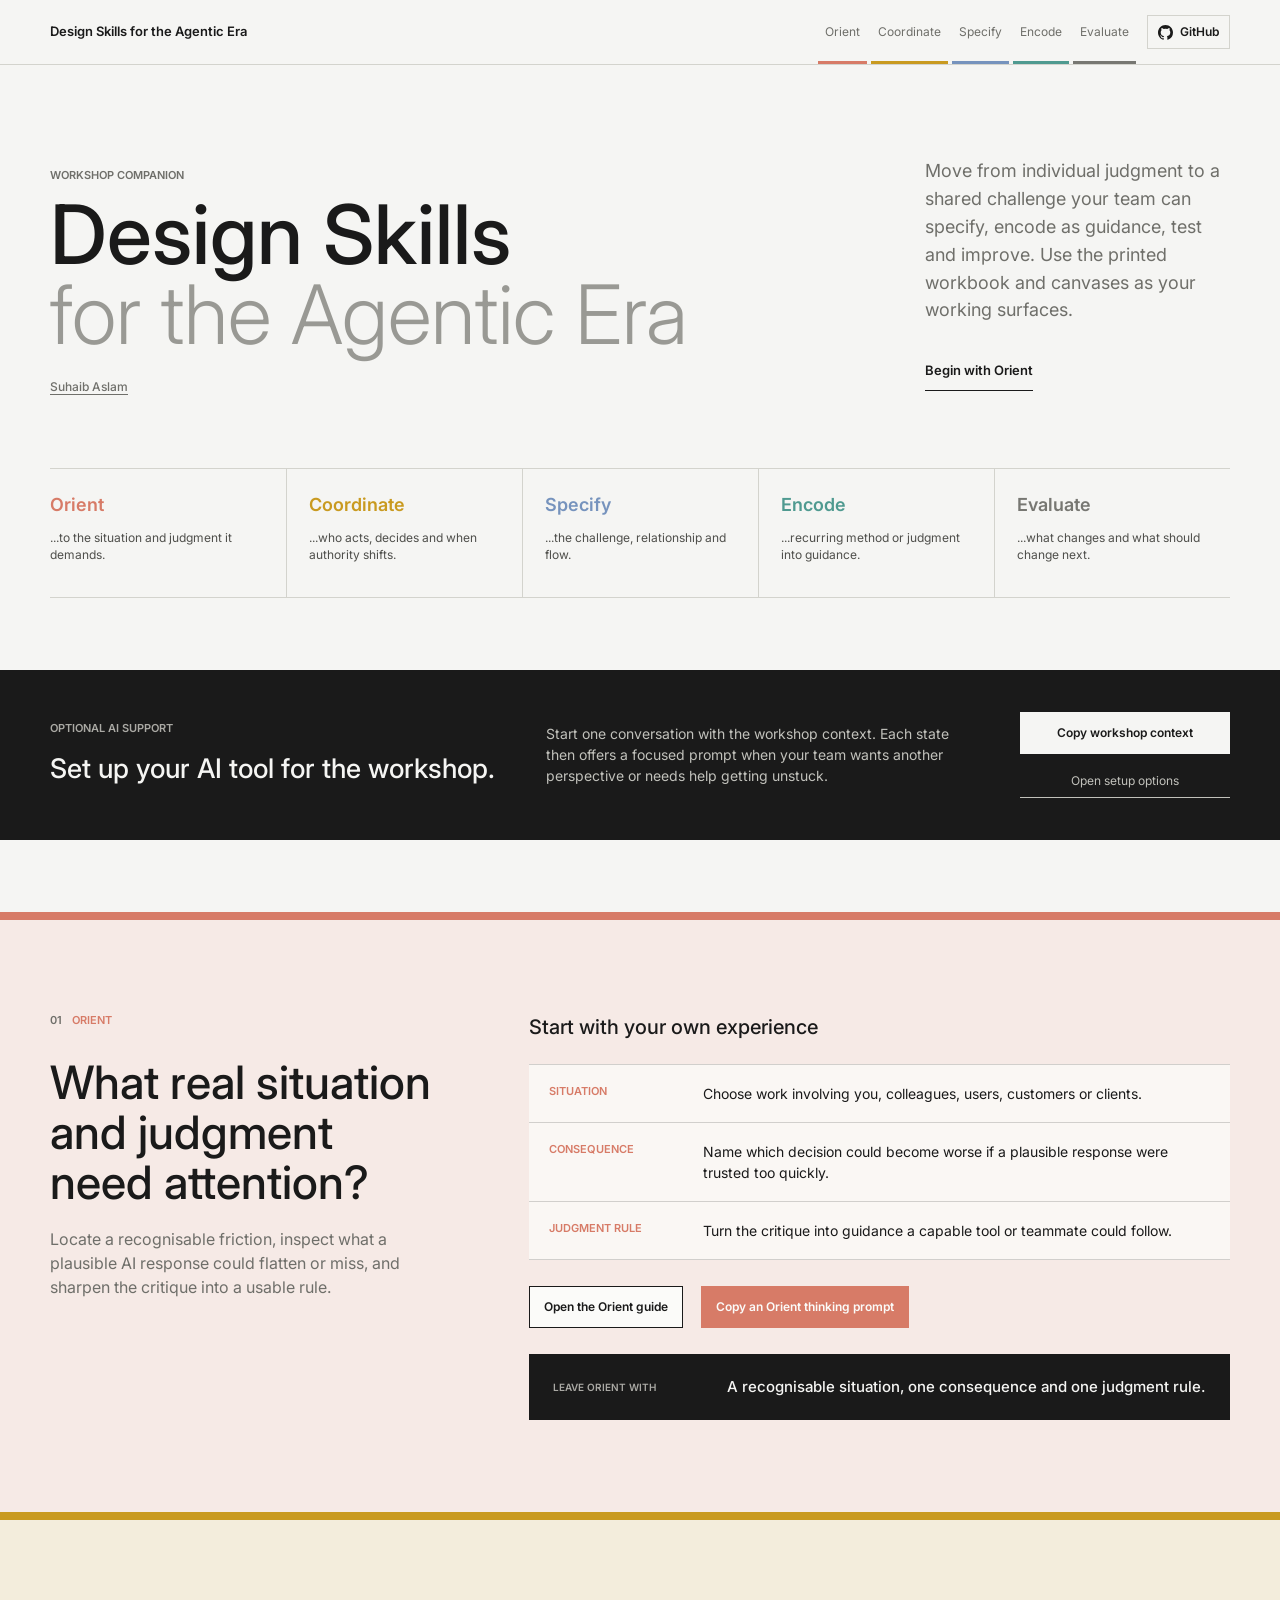
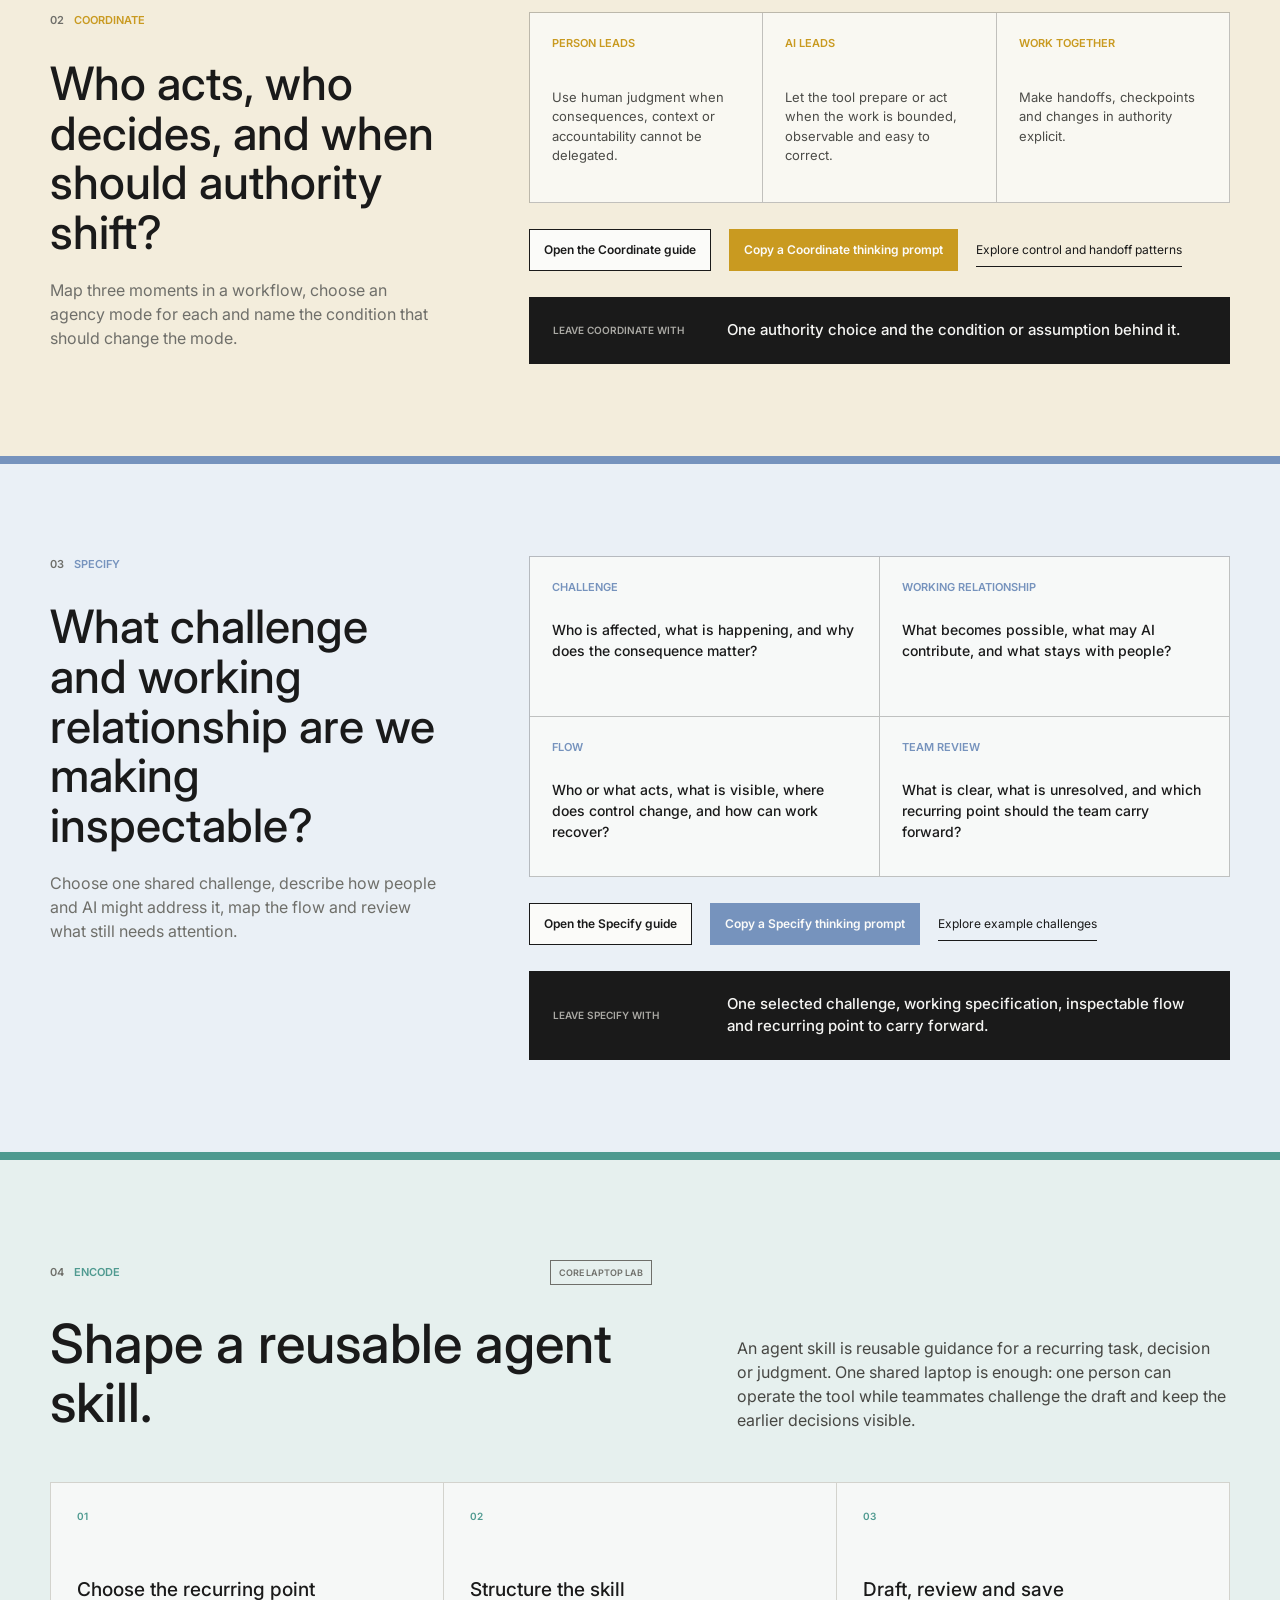
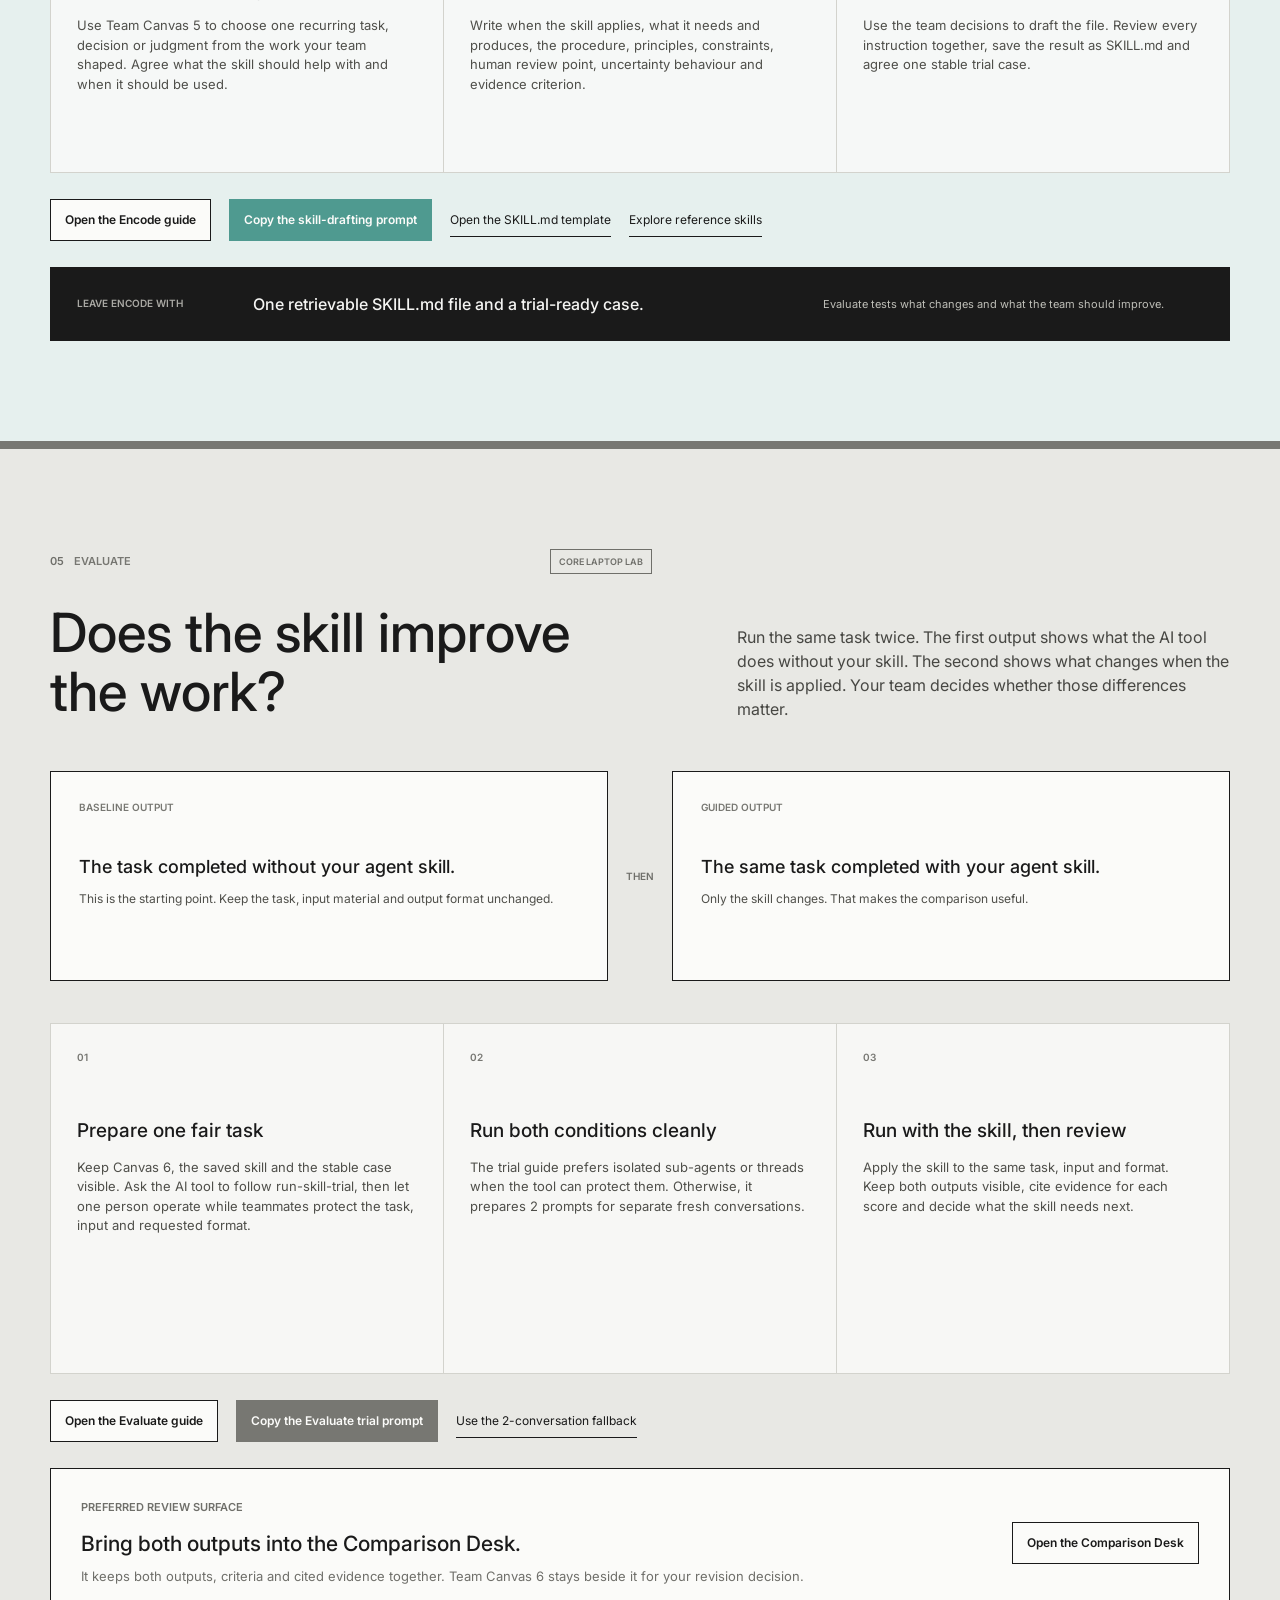
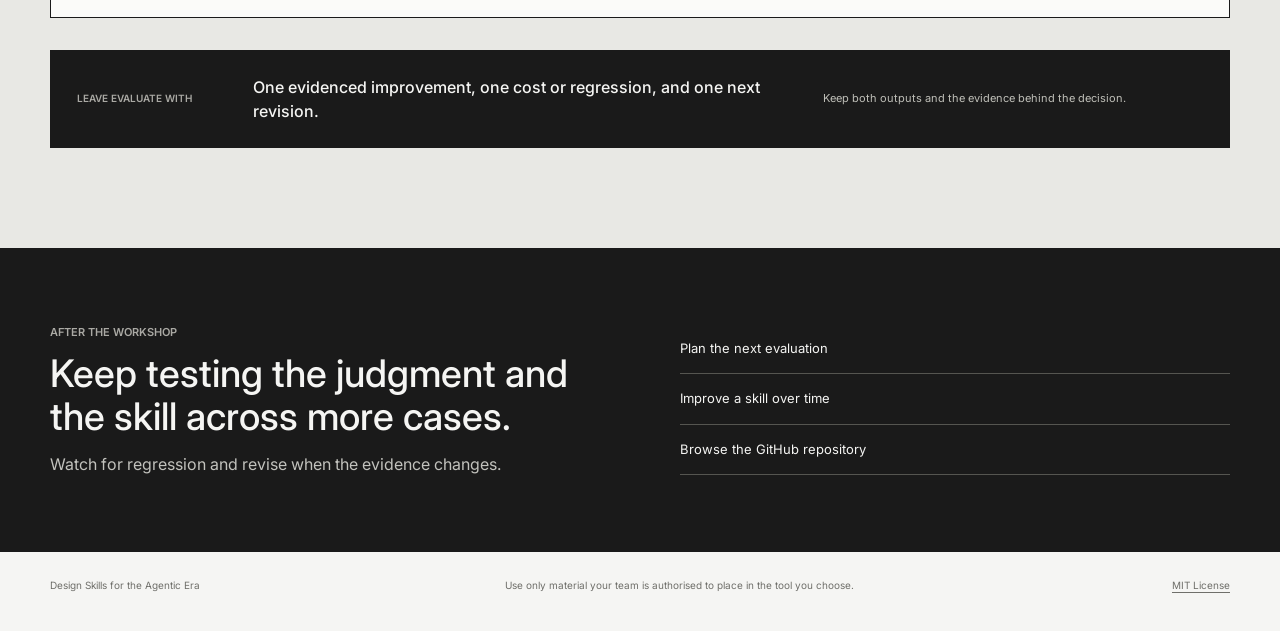
<file: site/index.html>
<!doctype html>
<html lang="en">
<head>
  <meta charset="utf-8">
  <meta name="viewport" content="width=device-width, initial-scale=1">
  <meta name="description" content="A participant companion for the Design Skills for the Agentic Era workshop.">
  <title>Design Skills for the Agentic Era</title>
  <link rel="stylesheet" href="styles.css?v=6">
  <script src="content.generated.js?v=6" defer></script>
  <script src="app.js?v=6" defer></script>
</head>
<body>
  <header class="masthead">
    <a class="brand" href="#top"><strong>Design Skills for the Agentic Era</strong></a>
    <nav aria-label="Primary navigation">
      <a class="state-link orient" href="#orient">Orient</a>
      <a class="state-link coordinate" href="#coordinate">Coordinate</a>
      <a class="state-link specify" href="#specify">Specify</a>
      <a class="state-link encode" href="#encode">Encode</a>
      <a class="state-link evaluate" href="#evaluate">Evaluate</a>
      <a class="github-link" href="https://github.com/SuhaibAslam/hatch-conference"><svg aria-hidden="true" viewBox="0 0 16 16"><path fill="currentColor" d="M8 0C3.58 0 0 3.64 0 8.13c0 3.59 2.29 6.64 5.47 7.71.4.08.55-.18.55-.39 0-.19-.01-.84-.01-1.53-2.01.38-2.53-.5-2.69-.96-.09-.23-.48-.96-.82-1.15-.28-.15-.68-.53-.01-.54.63-.01 1.08.59 1.23.83.72 1.23 1.87.88 2.33.67.07-.53.28-.88.51-1.08-1.78-.21-3.64-.91-3.64-4.02 0-.89.31-1.62.82-2.19-.08-.21-.36-1.04.08-2.16 0 0 .67-.22 2.2.84A7.5 7.5 0 0 1 8 3.9a7.5 7.5 0 0 1 2 .27c1.53-1.06 2.2-.84 2.2-.84.44 1.12.16 1.95.08 2.16.51.57.82 1.29.82 2.19 0 3.12-1.87 3.81-3.65 4.02.29.25.54.74.54 1.5 0 1.08-.01 1.95-.01 2.22 0 .22.15.47.55.39A8.13 8.13 0 0 0 16 8.13C16 3.64 12.42 0 8 0Z"/></svg><span>GitHub</span></a>
    </nav>
  </header>

  <main id="top">
    <section class="hero shell">
      <div class="hero-main">
        <div class="hero-title">
          <p class="eyebrow">Workshop companion</p>
          <h1>Design Skills <span>for the Agentic Era</span></h1>
          <p class="author"><a href="https://www.suhaibaslam.com">Suhaib Aslam</a></p>
        </div>
        <div class="hero-intro">
          <p>Move from individual judgment to a shared challenge your team can specify, encode as guidance, test and improve. Use the printed workbook and canvases as your working surfaces.</p>
          <a class="primary-link" href="#orient">Begin with Orient</a>
        </div>
      </div>

      <ol class="framework" aria-label="The five workshop states">
        <li class="orient"><strong>Orient</strong><span>...to the situation and judgment it demands.</span></li>
        <li class="coordinate"><strong>Coordinate</strong><span>...who acts, decides and when authority shifts.</span></li>
        <li class="specify"><strong>Specify</strong><span>...the challenge, relationship and flow.</span></li>
        <li class="encode"><strong>Encode</strong><span>...recurring method or judgment into guidance.</span></li>
        <li class="evaluate"><strong>Evaluate</strong><span>...what changes and what should change next.</span></li>
      </ol>
    </section>

    <section class="tool-onramp">
      <div class="shell onramp-grid">
        <div>
          <p class="eyebrow">Optional AI support</p>
          <h2>Set up your AI tool for the workshop.</h2>
        </div>
        <p>Start one conversation with the workshop context. Each state then offers a focused prompt when your team wants another perspective or needs help getting unstuck.</p>
        <div class="onramp-actions">
          <button class="button button-inverse" type="button" data-copy-action="quickstart">Copy workshop context</button>
          <button class="text-link" type="button" data-resource="tool-setup/README.md">Open setup options</button>
        </div>
      </div>
    </section>
    <div class="onramp-buffer" aria-hidden="true"></div>

    <section class="stage stage-orient" id="orient">
      <div class="shell stage-grid">
        <header class="stage-heading">
          <p class="stage-number"><span>01</span><strong>Orient</strong></p>
          <h2>What real situation and judgment need attention?</h2>
          <p>Locate a recognisable friction, inspect what a plausible AI response could flatten or miss, and sharpen the critique into a usable rule.</p>
        </header>
        <div class="stage-body">
          <h3>Start with your own experience</h3>
          <ul class="decision-list">
            <li><span>Situation</span>Choose work involving you, colleagues, users, customers or clients.</li>
            <li><span>Consequence</span>Name which decision could become worse if a plausible response were trusted too quickly.</li>
            <li><span>Judgment rule</span>Turn the critique into guidance a capable tool or teammate could follow.</li>
          </ul>
          <div class="stage-actions" aria-label="Orient support">
            <button class="button" type="button" data-resource="workshop/01-orient/guidance--find-the-judgment.md">Open the Orient guide</button>
            <button class="button button-ai" type="button" data-copy-action="orient">Copy an Orient thinking prompt</button>
          </div>
          <div class="stage-output"><span>Leave Orient with</span><strong>A recognisable situation, one consequence and one judgment rule.</strong></div>
        </div>
      </div>
    </section>

    <section class="stage stage-coordinate" id="coordinate">
      <div class="shell stage-grid">
        <header class="stage-heading">
          <p class="stage-number"><span>02</span><strong>Coordinate</strong></p>
          <h2>Who acts, who decides, and when should authority shift?</h2>
          <p>Map three moments in a workflow, choose an agency mode for each and name the condition that should change the mode.</p>
        </header>
        <div class="stage-body">
          <div class="agency-grid">
            <article><span>Person leads</span><p>Use human judgment when consequences, context or accountability cannot be delegated.</p></article>
            <article><span>AI leads</span><p>Let the tool prepare or act when the work is bounded, observable and easy to correct.</p></article>
            <article><span>Work together</span><p>Make handoffs, checkpoints and changes in authority explicit.</p></article>
          </div>
          <div class="stage-actions" aria-label="Coordinate support">
            <button class="button" type="button" data-resource="workshop/02-coordinate/guidance--agency-and-control.md">Open the Coordinate guide</button>
            <button class="button button-ai" type="button" data-copy-action="coordinate">Copy a Coordinate thinking prompt</button>
            <button class="text-link" type="button" data-resource="skills/mixed-initiative-flow/SKILL.md">Explore control and handoff patterns</button>
          </div>
          <div class="stage-output"><span>Leave Coordinate with</span><strong>One authority choice and the condition or assumption behind it.</strong></div>
        </div>
      </div>
    </section>

    <section class="stage stage-specify" id="specify">
      <div class="shell stage-grid">
        <header class="stage-heading">
          <p class="stage-number"><span>03</span><strong>Specify</strong></p>
          <h2>What challenge and working relationship are we making inspectable?</h2>
          <p>Choose one shared challenge, describe how people and AI might address it, map the flow and review what still needs attention.</p>
        </header>
        <div class="stage-body">
          <div class="agreement-grid">
            <article><span>Challenge</span><strong>Who is affected, what is happening, and why does the consequence matter?</strong></article>
            <article><span>Working relationship</span><strong>What becomes possible, what may AI contribute, and what stays with people?</strong></article>
            <article><span>Flow</span><strong>Who or what acts, what is visible, where does control change, and how can work recover?</strong></article>
            <article><span>Team review</span><strong>What is clear, what is unresolved, and which recurring point should the team carry forward?</strong></article>
          </div>
          <div class="stage-actions" aria-label="Specify support">
            <button class="button" type="button" data-resource="workshop/03-specify/00-start-here.md">Open the Specify guide</button>
            <button class="button button-ai" type="button" data-copy-action="specify">Copy a Specify thinking prompt</button>
            <button class="text-link" type="button" data-resource="workshop/03-specify/examples--starting-challenges/README.md">Explore example challenges</button>
          </div>
          <div class="stage-output"><span>Leave Specify with</span><strong>One selected challenge, working specification, inspectable flow and recurring point to carry forward.</strong></div>
        </div>
      </div>
    </section>

    <section class="stage stage-encode lab-stage" id="encode">
      <div class="shell">
        <header class="lab-heading">
          <div>
            <p class="stage-number"><span>04</span><strong>Encode</strong><em>Core laptop lab</em></p>
            <h2>Shape a reusable agent skill.</h2>
          </div>
          <p>An agent skill is reusable guidance for a recurring task, decision or judgment. One shared laptop is enough: one person can operate the tool while teammates challenge the draft and keep the earlier decisions visible.</p>
        </header>

        <div class="lab-steps">
          <article class="lab-step">
            <span class="step-number">01</span>
            <h3>Choose the recurring point</h3>
            <p>Use Team Canvas 5 to choose one recurring task, decision or judgment from the work your team shaped. Agree what the skill should help with and when it should be used.</p>
          </article>
          <article class="lab-step">
            <span class="step-number">02</span>
            <h3>Structure the skill</h3>
            <p>Write when the skill applies, what it needs and produces, the procedure, principles, constraints, human review point, uncertainty behaviour and evidence criterion.</p>
          </article>
          <article class="lab-step">
            <span class="step-number">03</span>
            <h3>Draft, review and save</h3>
            <p>Use the team decisions to draft the file. Review every instruction together, save the result as SKILL.md and agree one stable trial case.</p>
          </article>
        </div>
        <div class="stage-actions lab-actions" aria-label="Encode support">
          <button class="button" type="button" data-resource="workshop/04-encode/00-start-here.md">Open the Encode guide</button>
          <button class="button button-ai" type="button" data-copy-action="draft">Copy the skill-drafting prompt</button>
          <button class="text-link" type="button" data-resource="workshop/04-encode/template--agent-skill.md">Open the SKILL.md template</button>
          <button class="text-link" type="button" data-resource="skills/README.md">Explore reference skills</button>
        </div>
        <div class="lab-output"><span>Leave Encode with</span><strong>One retrievable SKILL.md file and a trial-ready case.</strong><small>Evaluate tests what changes and what the team should improve.</small></div>
      </div>
    </section>

    <section class="stage stage-evaluate lab-stage" id="evaluate">
      <div class="shell">
        <header class="lab-heading evaluate-heading">
          <div>
            <p class="stage-number"><span>05</span><strong>Evaluate</strong><em>Core laptop lab</em></p>
            <h2>Does the skill improve the work?</h2>
          </div>
          <p>Run the same task twice. The first output shows what the AI tool does without your skill. The second shows what changes when the skill is applied. Your team decides whether those differences matter.</p>
        </header>

        <div class="comparison-pair" aria-label="Controlled comparison">
          <article><span>Baseline output</span><strong>The task completed without your agent skill.</strong><p>This is the starting point. Keep the task, input material and output format unchanged.</p></article>
          <div aria-hidden="true">then</div>
          <article><span>Guided output</span><strong>The same task completed with your agent skill.</strong><p>Only the skill changes. That makes the comparison useful.</p></article>
        </div>

        <div class="outcome-steps">
          <article>
            <span class="step-number">01</span>
            <h3>Prepare one fair task</h3>
            <p>Keep Canvas 6, the saved skill and the stable case visible. Ask the AI tool to follow run-skill-trial, then let one person operate while teammates protect the task, input and requested format.</p>
          </article>
          <article>
            <span class="step-number">02</span>
            <h3>Run both conditions cleanly</h3>
            <p>The trial guide prefers isolated sub-agents or threads when the tool can protect them. Otherwise, it prepares 2 prompts for separate fresh conversations.</p>
          </article>
          <article>
            <span class="step-number">03</span>
            <h3>Run with the skill, then review</h3>
            <p>Apply the skill to the same task, input and format. Keep both outputs visible, cite evidence for each score and decide what the skill needs next.</p>
          </article>
        </div>

        <div class="stage-actions lab-actions" aria-label="Evaluate support">
          <button class="button" type="button" data-resource="workshop/05-evaluate/00-start-here.md">Open the Evaluate guide</button>
          <button class="button button-ai" type="button" data-copy-action="evaluate">Copy the Evaluate trial prompt</button>
          <button class="text-link" type="button" data-resource="workshop/05-evaluate/prompt--run-and-review.md">Use the 2-conversation fallback</button>
        </div>

        <div class="desk-callout">
          <div>
            <p class="eyebrow">Preferred review surface</p>
            <h3>Bring both outputs into the Comparison Desk.</h3>
            <p>It keeps both outputs, criteria and cited evidence together. Team Canvas 6 stays beside it for your revision decision.</p>
          </div>
          <a class="button" data-desk href="../workshop/05-evaluate/comparison-desk.html">Open the Comparison Desk</a>
        </div>

        <div class="lab-output"><span>Leave Evaluate with</span><strong>One evidenced improvement, one cost or regression, and one next revision.</strong><small>Keep both outputs and the evidence behind the decision.</small></div>
      </div>
    </section>

    <section class="after-workshop">
      <div class="shell after-grid">
        <div><p class="eyebrow">After the workshop</p><h2>Keep testing the judgment and the skill across more cases.</h2><p>Watch for regression and revise when the evidence changes.</p></div>
        <div class="after-links">
          <button type="button" data-resource="workshop/05-evaluate/template--skill-evaluation-plan.md">Plan the next evaluation</button>
          <button type="button" data-resource="skills/create-and-improve-skills/SKILL.md">Improve a skill over time</button>
          <a href="https://github.com/SuhaibAslam/hatch-conference">Browse the GitHub repository</a>
        </div>
      </div>
    </section>
  </main>

  <footer class="footer shell">
    <span>Design Skills for the Agentic Era</span><span>Use only material your team is authorised to place in the tool you choose.</span><a href="https://github.com/SuhaibAslam/hatch-conference/blob/main/LICENSE">MIT License</a>
  </footer>

  <dialog class="resource-dialog" id="resource-dialog" aria-labelledby="resource-title">
    <header class="dialog-head">
      <button class="dialog-back" type="button" data-back hidden>Back</button>
      <div class="dialog-title"><p class="eyebrow" id="resource-kind">Workshop guidance</p><h2 id="resource-title">Resource</h2></div>
      <button class="dialog-close" type="button" data-close aria-label="Close guidance">Close</button>
    </header>
    <article class="dialog-content" id="resource-content"></article>
    <footer class="dialog-foot"><button class="copy-resource" type="button" data-copy-resource>Copy this guidance</button><a id="resource-source" href="https://github.com/SuhaibAslam/hatch-conference">View in GitHub repository</a></footer>
  </dialog>
  <div class="toast" id="toast" role="status" aria-live="polite"></div>
</body>
</html>
</file>
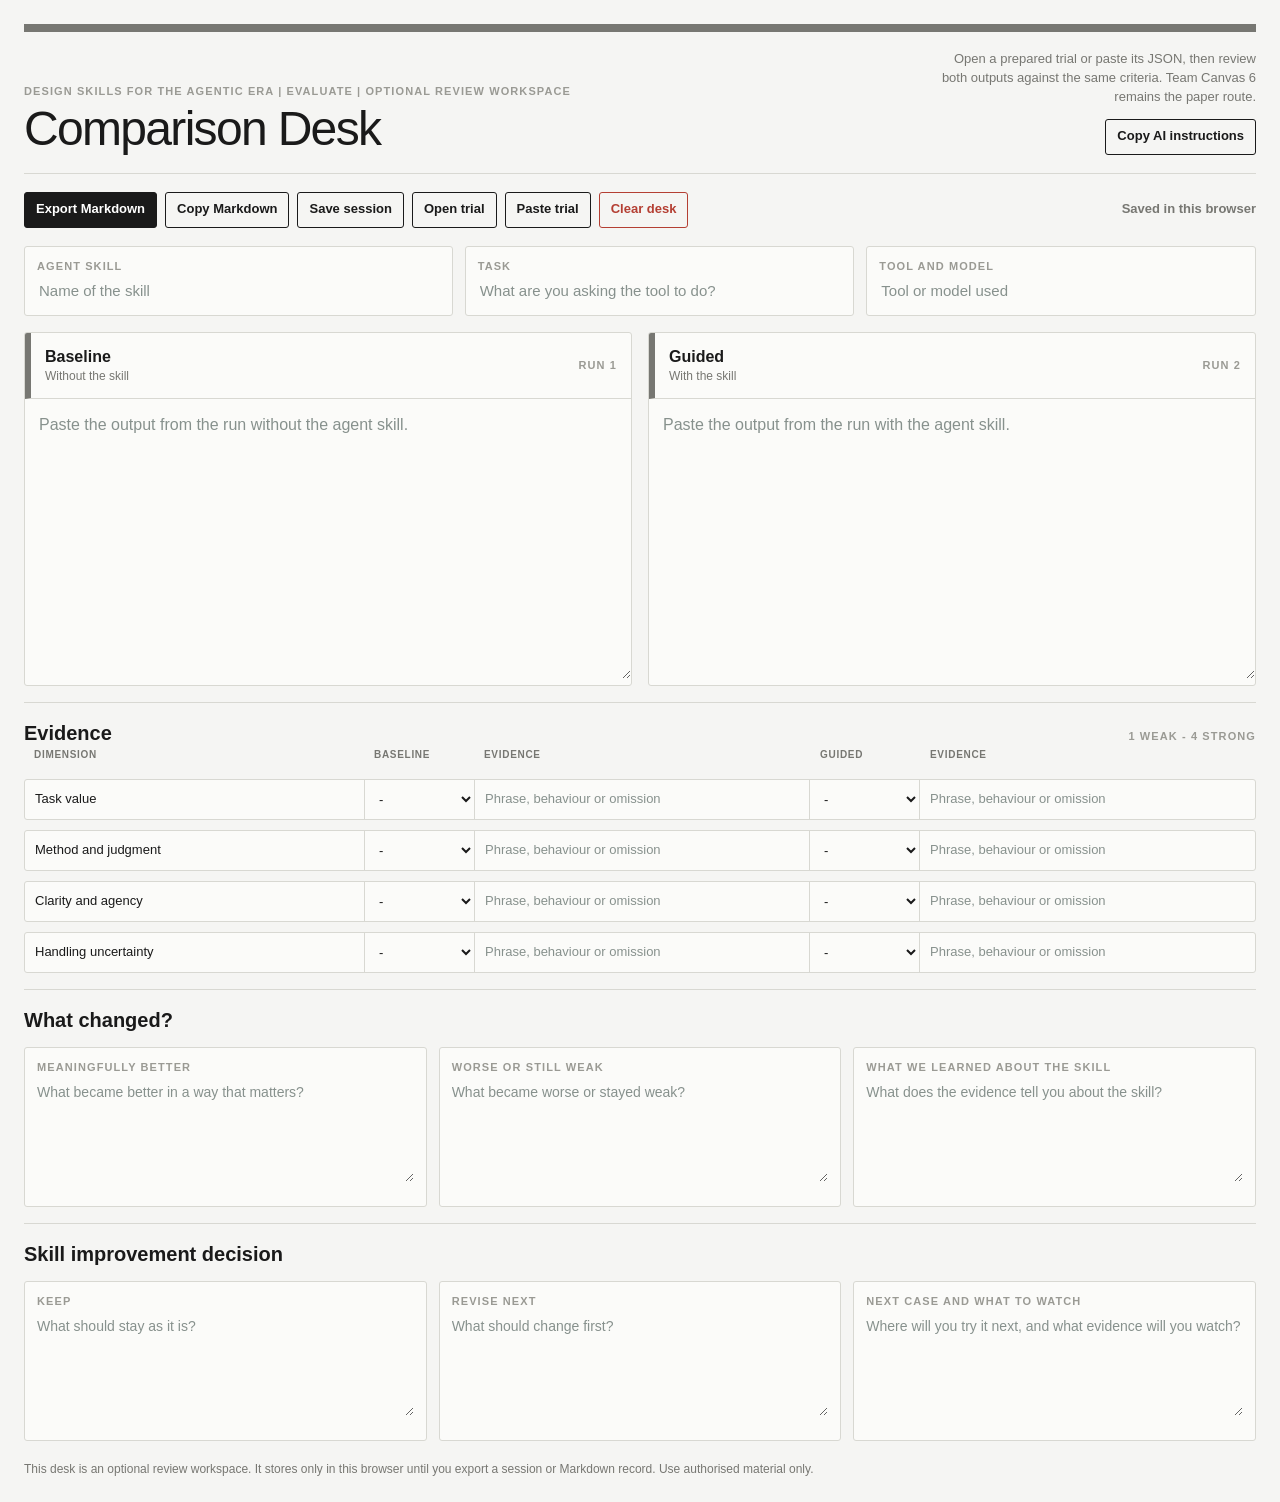
<file: workshop/05-evaluate/comparison-desk.html>
<!doctype html>
<html lang="en">
<head>
  <meta charset="utf-8">
  <meta name="viewport" content="width=device-width,initial-scale=1">
  <link rel="icon" href="data:,">
  <title>Comparison Desk | Design Skills for the Agentic Era</title>
  <style>
    :root { --ink: #1a1a1a; --muted: #777772; --line: #d8d8d2; --paper: #f5f5f3; --surface: #fbfbf9; --evaluate: #777772; --alert: #b43f33; }
    * { box-sizing: border-box; }
    body { margin: 0; min-width: 320px; color: var(--ink); background: var(--paper); font-family: Inter, Arial, sans-serif; line-height: 1.45; }
    button, input, textarea, select { font: inherit; }
    button { cursor: pointer; }
    .shell { max-width: 1500px; margin: 0 auto; padding: 24px; }
    .masthead { display: flex; align-items: end; justify-content: space-between; gap: 24px; border-top: 8px solid var(--evaluate); border-bottom: 1px solid var(--line); padding: 18px 0; }
    .eyebrow, .label { color: #9a9a94; font-size: 11px; font-weight: 600; letter-spacing: .1em; text-transform: uppercase; }
    h1 { margin: 3px 0 0; font-size: clamp(28px, 4vw, 48px); font-weight: 500; letter-spacing: -.035em; line-height: 1.08; }
    .desk-intro { display: grid; max-width: 330px; justify-items: end; gap: 12px; }
    .status { color: var(--muted); font-size: 13px; text-align: right; }
    .bar { display: flex; flex-wrap: wrap; gap: 8px; align-items: center; justify-content: space-between; margin: 18px 0; }
    .toolset { display: flex; flex-wrap: wrap; gap: 8px; }
    .button { min-height: 36px; border: 1px solid var(--ink); border-radius: 3px; background: transparent; color: var(--ink); padding: 7px 11px; font-size: 13px; font-weight: 600; }
    .button:hover { background: var(--ink); color: var(--paper); }
    .button.primary { background: var(--ink); color: #fff; }
    .button.primary:hover { background: #333; }
    .button.danger { border-color: var(--alert); color: var(--alert); }
    .saved { color: var(--muted); font-size: 13px; font-weight: 600; }
    .setup { display: grid; grid-template-columns: 1.1fr 1fr 1fr; gap: 12px; margin-bottom: 16px; }
    .field, .output, .criterion { border: 1px solid var(--line); background: var(--surface); border-radius: 3px; }
    .field { padding: 12px; }
    .field label, .criterion label { display: block; }
    input, textarea, select { width: 100%; border: 0; border-radius: 0; background: transparent; color: var(--ink); outline: none; }
    input { margin-top: 5px; font-size: 15px; }
    textarea { resize: vertical; min-height: 280px; padding: 14px; }
    textarea::placeholder, input::placeholder { color: #87918d; }
    .outputs { display: grid; grid-template-columns: 1fr 1fr; gap: 16px; }
    .output { overflow: hidden; }
    .output-head { display: flex; justify-content: space-between; align-items: center; padding: 12px 14px; border-bottom: 1px solid var(--line); }
    .baseline .output-head, .guided .output-head { border-left: 6px solid var(--evaluate); }
    .output-name { font-weight: 750; }
    .output-note { color: var(--muted); font-size: 12px; }
    .evidence { margin-top: 16px; border-top: 1px solid var(--line); padding-top: 16px; }
    .evidence-head { display: flex; align-items: baseline; justify-content: space-between; gap: 12px; }
    h2 { margin: 0; font-size: 20px; font-weight: 650; }
    .criteria { display: grid; gap: 10px; margin-top: 12px; }
    .criterion { display: grid; grid-template-columns: minmax(340px, 1.1fr) 110px 1.2fr 110px 1.2fr; align-items: stretch; overflow: hidden; }
    .criterion > * { min-width: 0; border-right: 1px solid var(--line); padding: 10px; }
    .criterion > *:last-child { border-right: 0; }
    .criterion input { margin: 0; font-size: 13px; }
    .criterion select { background: var(--surface); font-size: 13px; }
    .head-row { display: grid; grid-template-columns: minmax(340px, 1.1fr) 110px 1.2fr 110px 1.2fr; color: var(--muted); font-size: 10px; font-weight: 700; letter-spacing: .07em; text-transform: uppercase; }
    .head-row span { padding: 0 10px 5px; }
    .review-section { margin-top: 16px; border-top: 1px solid var(--line); padding-top: 16px; }
    .decision { display: grid; grid-template-columns: repeat(3, 1fr); gap: 12px; margin-top: 12px; }
    .decision .field { min-height: 160px; }
    .decision textarea { min-height: 100px; margin-top: 6px; padding: 0; font-size: 14px; }
    .footnote { margin: 20px 0 0; color: var(--muted); font-size: 12px; }
    .file-input { display: none; }
    .paste-panel { display: none; margin: 0 0 16px; border: 1px solid var(--line); background: var(--surface); border-radius: 3px; padding: 12px; }
    .paste-panel.open { display: block; }
    .paste-panel textarea { min-height: 130px; margin-top: 6px; border: 1px solid var(--line); background: var(--paper); font-family: ui-monospace, SFMono-Regular, Menlo, monospace; font-size: 12px; }
    .paste-actions { display: flex; gap: 8px; margin-top: 10px; }
    @media (max-width: 850px) { .masthead, .bar { align-items: flex-start; flex-direction: column; } .desk-intro { max-width: none; justify-items: start; } .status { text-align: left; } .setup, .outputs, .decision { grid-template-columns: 1fr; } .criterion, .head-row { grid-template-columns: 1fr 80px 1fr; } .criterion .baseline-evidence, .criterion .guided-evidence { grid-column: 1 / -1; border-top: 1px solid var(--line); } .head-row span:nth-child(3), .head-row span:nth-child(5) { display: none; } }
  </style>
</head>
<body>
  <main class="shell">
    <header class="masthead">
      <div>
        <div class="eyebrow">Design Skills for the Agentic Era | Evaluate | Optional review workspace</div>
        <h1>Comparison Desk</h1>
      </div>
      <div class="desk-intro">
        <div class="status">Open a prepared trial or paste its JSON, then review both outputs against the same criteria. Team Canvas 6 remains the paper route.</div>
        <button class="button" type="button" id="copy-ai-instructions">Copy AI instructions</button>
      </div>
    </header>

    <div class="bar">
      <div class="toolset">
        <button class="button primary" type="button" id="export-markdown">Export Markdown</button>
        <button class="button" type="button" id="copy-markdown">Copy Markdown</button>
        <button class="button" type="button" id="export-json">Save session</button>
        <button class="button" type="button" id="import-json">Open trial</button>
        <button class="button" type="button" id="paste-trial">Paste trial</button>
        <input class="file-input" type="file" id="file-input" accept="application/json">
        <button class="button danger" type="button" id="clear">Clear desk</button>
      </div>
      <span class="saved" id="saved" aria-live="polite">Saved in this browser</span>
    </div>

    <section class="paste-panel" id="paste-panel" aria-label="Paste trial JSON">
      <label class="label" for="trial-json">Trial JSON from an AI tool</label>
      <textarea id="trial-json" placeholder="Paste comparison-desk-session.json here"></textarea>
      <div class="paste-actions"><button class="button primary" type="button" id="load-pasted-trial">Load trial</button><button class="button" type="button" id="cancel-paste">Cancel</button></div>
    </section>

    <section class="setup" aria-label="Comparison setup">
      <div class="field"><label class="label" for="skill-name">Agent skill</label><input id="skill-name" data-field="skillName" placeholder="Name of the skill"></div>
      <div class="field"><label class="label" for="task">Task</label><input id="task" data-field="task" placeholder="What are you asking the tool to do?"></div>
      <div class="field"><label class="label" for="tool">Tool and model</label><input id="tool" data-field="tool" placeholder="Tool or model used"></div>
    </section>

    <section class="outputs" aria-label="Outputs to compare">
      <article class="output baseline">
        <div class="output-head"><div><div class="output-name">Baseline</div><div class="output-note">Without the skill</div></div><span class="label">Run 1</span></div>
        <textarea data-field="baseline" aria-label="Baseline output" placeholder="Paste the output from the run without the agent skill."></textarea>
      </article>
      <article class="output guided">
        <div class="output-head"><div><div class="output-name">Guided</div><div class="output-note">With the skill</div></div><span class="label">Run 2</span></div>
        <textarea data-field="guided" aria-label="Guided output" placeholder="Paste the output from the run with the agent skill."></textarea>
      </article>
    </section>

    <section class="evidence" aria-label="Evidence comparison">
      <div class="evidence-head"><h2>Evidence</h2><span class="label">1 weak - 4 strong</span></div>
      <div class="head-row" aria-hidden="true"><span>Dimension</span><span>Baseline</span><span>Evidence</span><span>Guided</span><span>Evidence</span></div>
      <div class="criteria" id="criteria"></div>
    </section>

    <section class="review-section" aria-labelledby="changed-title">
      <h2 id="changed-title">What changed?</h2>
      <div class="decision">
        <div class="field"><label class="label" for="meaningfully-better">Meaningfully better</label><textarea id="meaningfully-better" data-field="meaningfullyBetter" placeholder="What became better in a way that matters?"></textarea></div>
        <div class="field"><label class="label" for="worse-or-weak">Worse or still weak</label><textarea id="worse-or-weak" data-field="worseOrWeak" placeholder="What became worse or stayed weak?"></textarea></div>
        <div class="field"><label class="label" for="learning">What we learned about the skill</label><textarea id="learning" data-field="learning" placeholder="What does the evidence tell you about the skill?"></textarea></div>
      </div>
    </section>

    <section class="review-section" aria-labelledby="decision-title">
      <h2 id="decision-title">Skill improvement decision</h2>
      <div class="decision">
        <div class="field"><label class="label" for="keep">Keep</label><textarea id="keep" data-field="keep" placeholder="What should stay as it is?"></textarea></div>
        <div class="field"><label class="label" for="revise-next">Revise next</label><textarea id="revise-next" data-field="reviseNext" placeholder="What should change first?"></textarea></div>
        <div class="field"><label class="label" for="next-case">Next case and what to watch</label><textarea id="next-case" data-field="nextCase" placeholder="Where will you try it next, and what evidence will you watch?"></textarea></div>
      </div>
    </section>

    <p class="footnote">This desk is an optional review workspace. It stores only in this browser until you export a session or Markdown record. Use authorised material only.</p>
  </main>

  <script>
    const storageKey = 'design-skills-comparison-desk-v1';
    const defaultCriteria = [
      'Task value',
      'Method and judgment',
      'Clarity and agency',
      'Handling uncertainty'
    ];
    const blankState = () => ({ skillName: '', task: '', tool: '', baseline: '', guided: '', meaningfullyBetter: '', worseOrWeak: '', learning: '', keep: '', reviseNext: '', nextCase: '', criteria: defaultCriteria.map(name => ({ name, baselineScore: '', baselineEvidence: '', guidedScore: '', guidedEvidence: '' })) });
    let state = loadState();
    const aiInstructions = `Help us run one controlled skill trial for the Design Skills for the Agentic Era workshop.

Canonical trial skill:
https://github.com/SuhaibAslam/hatch-conference/blob/main/skills/run-skill-trial/SKILL.md

If you can open the link, read and follow that skill. Collect only the target SKILL.md, one stable task, authorised input material, the required output format and the tool or model when relevant. Prefer genuinely isolated sub-agent or agent-thread runs when the tool can protect them. Otherwise return the 2 fresh-conversation prompts.

Always return complete outputs labelled Baseline: without the skill and Guided: with the skill. Then create comparison-desk-session.json for the bundled Comparison Desk, or return the same data in one fenced JSON block when you cannot create files. Leave scores, evidence and revision decisions blank for our team.`;

    function normalizeState(saved = {}) {
      return {
        ...blankState(),
        ...saved,
        meaningfullyBetter: saved.meaningfullyBetter || saved.improvement || '',
        worseOrWeak: saved.worseOrWeak || saved.regression || '',
        reviseNext: saved.reviseNext || saved.revision || ''
      };
    }
    function loadState() {
      try { return normalizeState(JSON.parse(localStorage.getItem(storageKey))); } catch { return blankState(); }
    }
    function saveState() {
      localStorage.setItem(storageKey, JSON.stringify(state));
      const saved = document.getElementById('saved');
      saved.textContent = 'Saved in this browser';
      window.clearTimeout(saveState.timer);
      saveState.timer = window.setTimeout(() => { saved.textContent = 'Ready to export'; }, 1400);
    }
    function escapeMarkdown(value) { return String(value || '').trim() || 'Not recorded'; }
    function scoreOptions(value) { return `<option value="">-</option>${[1, 2, 3, 4].map(score => `<option value="${score}" ${String(value) === String(score) ? 'selected' : ''}>${score}</option>`).join('')}`; }
    function render() {
      document.querySelectorAll('[data-field]').forEach(element => { element.value = state[element.dataset.field] || ''; });
      document.getElementById('criteria').innerHTML = state.criteria.map((criterion, index) => `
        <div class="criterion">
          <input aria-label="Evaluation dimension" data-criterion="${index}" data-key="name" value="${escapeHtml(criterion.name)}">
          <select aria-label="Baseline score for ${escapeHtml(criterion.name)}" data-criterion="${index}" data-key="baselineScore">${scoreOptions(criterion.baselineScore)}</select>
          <input class="baseline-evidence" aria-label="Baseline evidence for ${escapeHtml(criterion.name)}" data-criterion="${index}" data-key="baselineEvidence" value="${escapeHtml(criterion.baselineEvidence)}" placeholder="Phrase, behaviour or omission">
          <select aria-label="Guided score for ${escapeHtml(criterion.name)}" data-criterion="${index}" data-key="guidedScore">${scoreOptions(criterion.guidedScore)}</select>
          <input class="guided-evidence" aria-label="Guided evidence for ${escapeHtml(criterion.name)}" data-criterion="${index}" data-key="guidedEvidence" value="${escapeHtml(criterion.guidedEvidence)}" placeholder="Phrase, behaviour or omission">
        </div>`).join('');
    }
    function escapeHtml(value) { return String(value || '').replace(/[&<>'"]/g, character => ({ '&': '&amp;', '<': '&lt;', '>': '&gt;', "'": '&#39;', '"': '&quot;' })[character]); }
    function loadTrial(text) {
      state = normalizeState(JSON.parse(text));
      render();
      saveState();
    }
    function download(name, content, type) {
      const link = document.createElement('a');
      const objectUrl = URL.createObjectURL(new Blob([content], { type }));
      link.href = objectUrl;
      link.download = name;
      document.body.append(link);
      link.click();
      link.remove();
      window.setTimeout(() => URL.revokeObjectURL(objectUrl), 1000);
    }
    async function copyText(text, confirmation) {
      try {
        await navigator.clipboard.writeText(text);
      } catch {
        const copyArea = document.createElement('textarea');
        copyArea.value = text;
        document.body.append(copyArea);
        copyArea.select();
        document.execCommand('copy');
        copyArea.remove();
      }
      document.getElementById('saved').textContent = confirmation;
    }
    async function copyMarkdown() { await copyText(markdown(), 'Markdown copied'); }
    function markdown() {
      const rows = state.criteria.map(item => `| ${escapeMarkdown(item.name)} | ${escapeMarkdown(item.baselineScore)} - ${escapeMarkdown(item.baselineEvidence)} | ${escapeMarkdown(item.guidedScore)} - ${escapeMarkdown(item.guidedEvidence)} |`).join('\n');
      return `# Skill Comparison\n\n## Setup\n\n- Agent skill: ${escapeMarkdown(state.skillName)}\n- Task: ${escapeMarkdown(state.task)}\n- Tool and model: ${escapeMarkdown(state.tool)}\n\n## Baseline\n\n${escapeMarkdown(state.baseline)}\n\n## Guided\n\n${escapeMarkdown(state.guided)}\n\n## Evidence\n\n| Dimension | Baseline: score and evidence | Guided: score and evidence |\n| --- | --- | --- |\n${rows}\n\n## What changed?\n\n- Meaningfully better: ${escapeMarkdown(state.meaningfullyBetter)}\n- Worse or still weak: ${escapeMarkdown(state.worseOrWeak)}\n- What we learned about the skill: ${escapeMarkdown(state.learning)}\n\n## Skill improvement decision\n\n- Keep: ${escapeMarkdown(state.keep)}\n- Revise next: ${escapeMarkdown(state.reviseNext)}\n- Next case and what to watch: ${escapeMarkdown(state.nextCase)}\n`;
    }
    document.addEventListener('input', event => {
      const element = event.target;
      if (element.dataset.field) state[element.dataset.field] = element.value;
      if (element.dataset.criterion !== undefined) state.criteria[Number(element.dataset.criterion)][element.dataset.key] = element.value;
      saveState();
    });
    document.getElementById('export-markdown').addEventListener('click', () => download('skill-comparison.md', markdown(), 'text/markdown'));
    document.getElementById('copy-markdown').addEventListener('click', copyMarkdown);
    document.getElementById('copy-ai-instructions').addEventListener('click', () => copyText(aiInstructions, 'AI instructions copied'));
    document.getElementById('export-json').addEventListener('click', () => download('comparison-desk-session.json', JSON.stringify(state, null, 2), 'application/json'));
    document.getElementById('import-json').addEventListener('click', () => document.getElementById('file-input').click());
    document.getElementById('paste-trial').addEventListener('click', () => document.getElementById('paste-panel').classList.toggle('open'));
    document.getElementById('cancel-paste').addEventListener('click', () => document.getElementById('paste-panel').classList.remove('open'));
    document.getElementById('load-pasted-trial').addEventListener('click', () => {
      try { loadTrial(document.getElementById('trial-json').value); document.getElementById('paste-panel').classList.remove('open'); document.getElementById('trial-json').value = ''; }
      catch { document.getElementById('saved').textContent = 'Could not open that trial'; }
    });
    document.getElementById('file-input').addEventListener('change', event => {
      const file = event.target.files[0];
      if (!file) return;
      const reader = new FileReader();
      reader.onload = () => { try { loadTrial(reader.result); } catch { document.getElementById('saved').textContent = 'Could not open that trial'; } };
      reader.readAsText(file);
      event.target.value = '';
    });
    document.getElementById('clear').addEventListener('click', () => { if (window.confirm('Clear this comparison desk?')) { state = blankState(); render(); saveState(); } });
    render();
  </script>
</body>
</html>
</file>
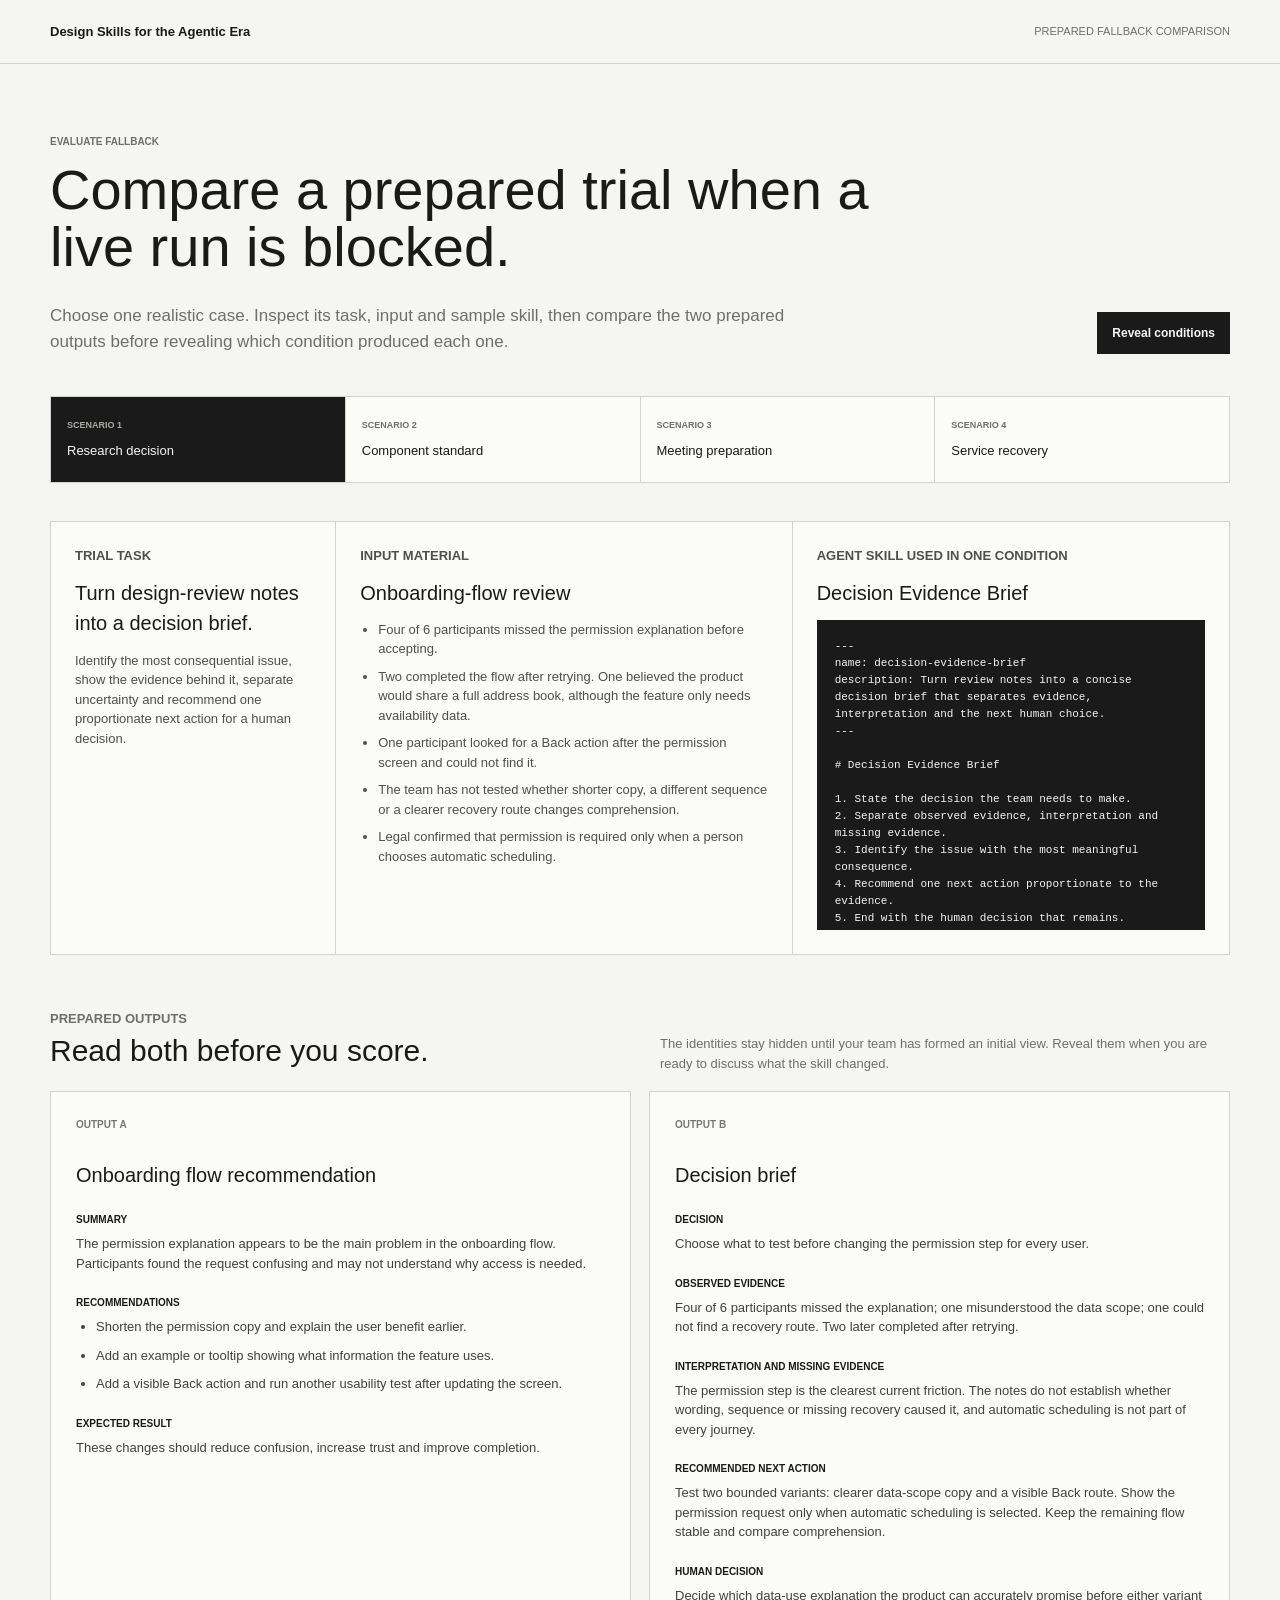
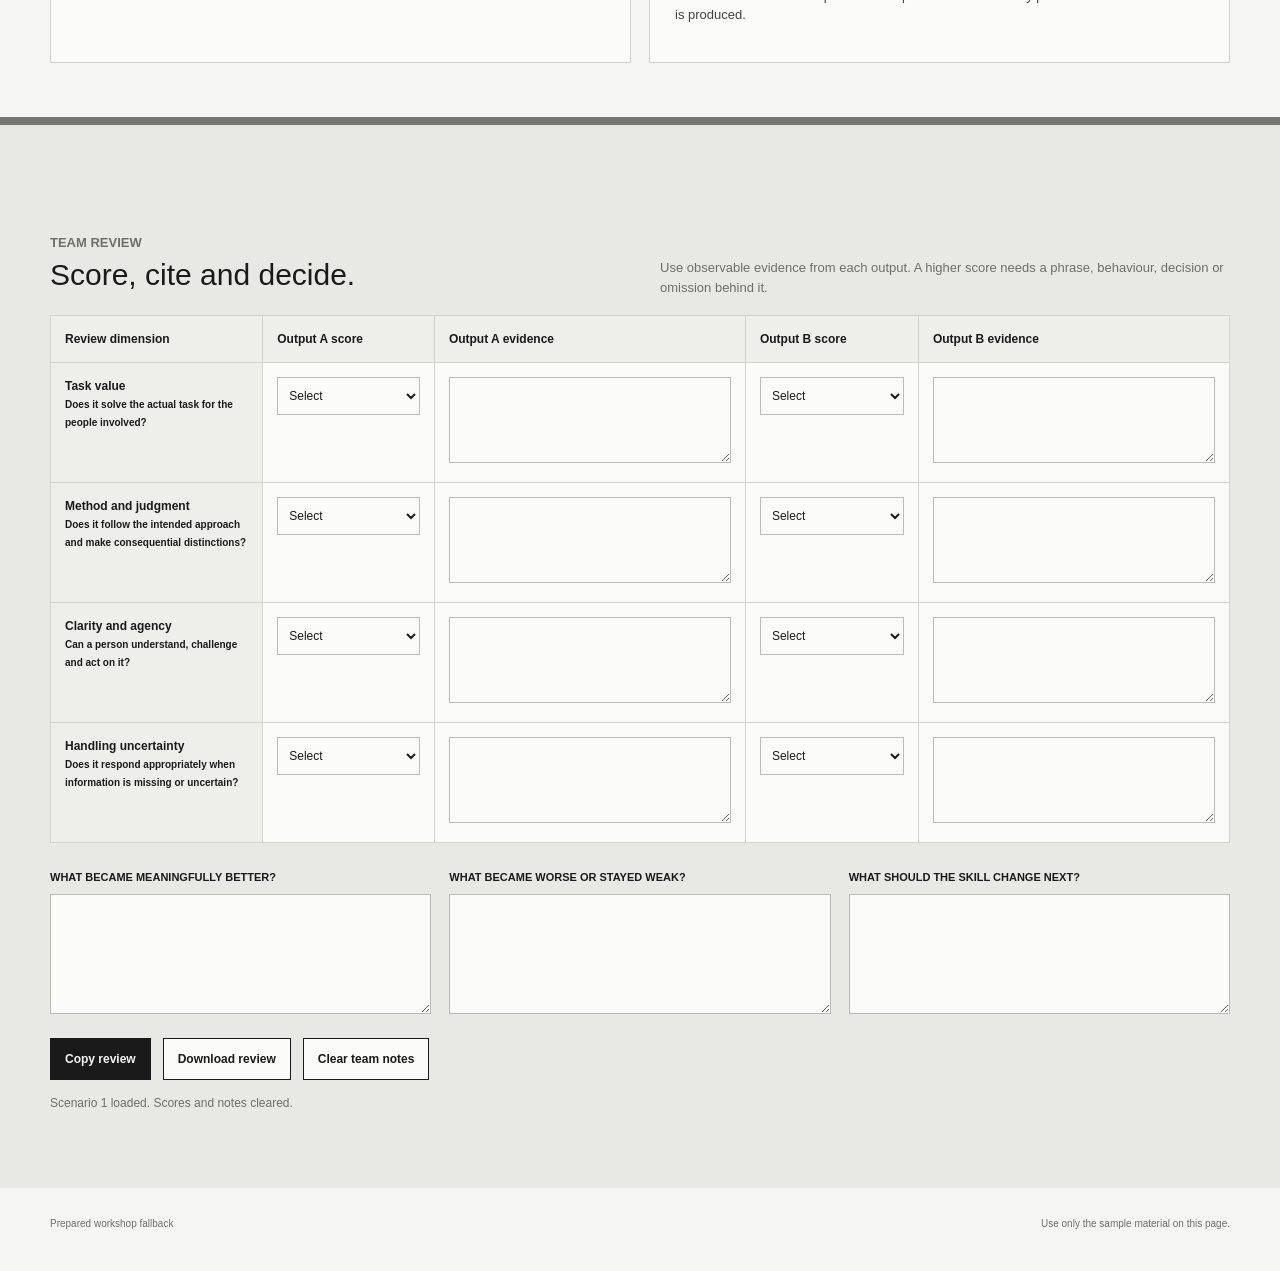
<file: workshop/05-evaluate/fallback-comparison-desk.html>
<!doctype html>
<html lang="en">
<head>
  <meta charset="utf-8">
  <meta name="viewport" content="width=device-width, initial-scale=1">
  <title>Prepared Fallback Comparison | Design Skills for the Agentic Era</title>
  <style>
    :root { --ink:#1a1a1a; --paper:#f5f5f3; --white:#fbfbf9; --muted:#6f6f6a; --line:#d3d3cd; --accent:#777772; }
    * { box-sizing:border-box; }
    body { margin:0; background:var(--paper); color:var(--ink); font:400 15px/1.5 Inter, Arial, sans-serif; }
    button, input, select, textarea { font:inherit; }
    button:focus-visible, input:focus-visible, select:focus-visible, textarea:focus-visible { outline:2px solid var(--ink); outline-offset:3px; }
    .shell { width:min(1180px, calc(100% - 48px)); margin-inline:auto; }
    .masthead { display:flex; min-height:64px; padding:0 max(24px, calc((100vw - 1180px) / 2)); align-items:center; justify-content:space-between; gap:24px; border-bottom:1px solid var(--line); background:rgba(245,245,243,.96); }
    .masthead strong { font-size:13px; font-weight:600; }
    .masthead span { color:var(--muted); font-size:11px; text-transform:uppercase; }
    .hero { padding:70px 0 42px; }
    .eyebrow { margin:0 0 12px; color:var(--muted); font-size:10px; font-weight:600; text-transform:uppercase; }
    h1 { max-width:830px; margin:0; font-size:56px; font-weight:500; line-height:1.02; }
    .lede { display:grid; grid-template-columns:1fr auto; gap:40px; margin-top:28px; align-items:end; }
    .lede p { max-width:760px; margin:0; color:var(--muted); font-size:17px; }
    .button { display:inline-flex; min-height:42px; padding:10px 14px; align-items:center; justify-content:center; border:1px solid var(--ink); background:var(--white); color:var(--ink); font-size:12px; font-weight:600; cursor:pointer; }
    .button:hover { background:var(--ink); color:var(--paper); }
    .button.primary { background:var(--ink); color:var(--paper); }
    .button.primary:hover { background:#343432; }
    .scenario-nav { display:grid; grid-template-columns:repeat(4, 1fr); margin-bottom:38px; border-top:1px solid var(--line); border-left:1px solid var(--line); }
    .scenario-nav button { min-height:86px; padding:16px; border:0; border-right:1px solid var(--line); border-bottom:1px solid var(--line); background:var(--white); color:var(--muted); text-align:left; cursor:pointer; }
    .scenario-nav button span { display:block; margin-bottom:8px; font-size:9px; font-weight:600; text-transform:uppercase; }
    .scenario-nav button strong { display:block; color:var(--ink); font-size:13px; font-weight:500; }
    .scenario-nav button[aria-selected="true"] { background:var(--ink); color:#aaa9a4; }
    .scenario-nav button[aria-selected="true"] strong { color:var(--paper); }
    .context-grid { display:grid; grid-template-columns:.75fr 1.2fr 1.15fr; border-top:1px solid var(--line); border-left:1px solid var(--line); background:var(--white); }
    .context-card { min-width:0; padding:24px; border-right:1px solid var(--line); border-bottom:1px solid var(--line); }
    .context-card h2 { margin:0 0 12px; font-size:20px; font-weight:500; }
    .context-card p, .context-card li { color:#4f4f4b; font-size:13px; }
    .context-card ul { margin:0; padding-left:18px; }
    .context-card li { margin-bottom:8px; }
    .skill-code { max-height:310px; margin:0; overflow:auto; padding:18px; background:var(--ink); color:var(--paper); font:11px/1.55 ui-monospace, SFMono-Regular, Menlo, monospace; white-space:pre-wrap; }
    .section-head { display:flex; margin:54px 0 18px; align-items:end; justify-content:space-between; gap:24px; }
    .section-head h2 { margin:0; font-size:30px; font-weight:500; }
    .section-head p { max-width:570px; margin:0; color:var(--muted); font-size:13px; }
    .outputs { display:grid; grid-template-columns:1fr 1fr; gap:18px; }
    .output { min-height:470px; padding:25px; border:1px solid var(--line); background:var(--white); }
    .condition { display:block; margin-bottom:28px; color:var(--accent); font-size:10px; font-weight:600; text-transform:uppercase; }
    .output h3 { margin:0 0 20px; font-size:20px; font-weight:500; }
    .output h4 { margin:22px 0 7px; font-size:10px; font-weight:600; text-transform:uppercase; }
    .output p, .output li { color:#41413e; font-size:13px; }
    .output p { margin:0 0 12px; }
    .output ul { margin:0; padding-left:20px; }
    .output li { margin-bottom:9px; }
    .review { margin-top:54px; padding:54px 0 70px; border-top:8px solid var(--accent); background:#e8e8e4; }
    table { width:100%; border-collapse:collapse; background:var(--white); font-size:12px; }
    th, td { padding:14px; border:1px solid var(--line); text-align:left; vertical-align:top; }
    th { background:#eeeeea; font-weight:600; }
    th:first-child { width:18%; }
    select, textarea { width:100%; border:1px solid #bdbdb7; background:var(--white); color:var(--ink); }
    select { min-height:38px; padding:7px; }
    textarea { min-height:86px; padding:10px; resize:vertical; }
    .decision-grid { display:grid; grid-template-columns:repeat(3, 1fr); margin-top:26px; gap:18px; }
    .decision-grid label { display:grid; gap:8px; font-size:11px; font-weight:600; text-transform:uppercase; }
    .decision-grid textarea { min-height:120px; font-size:13px; font-weight:400; text-transform:none; }
    .actions { display:flex; margin-top:24px; flex-wrap:wrap; gap:12px; }
    .status { min-height:24px; margin:14px 0 0; color:var(--muted); font-size:12px; }
    footer { display:flex; padding:28px 0 40px; justify-content:space-between; gap:24px; color:var(--muted); font-size:10px; }
    @media (max-width:900px) {
      .scenario-nav { grid-template-columns:repeat(2, 1fr); }
      .context-grid { grid-template-columns:1fr 1fr; }
      .context-card.skill-card { grid-column:1 / -1; }
    }
    @media (max-width:760px) {
      .shell { width:min(100% - 28px, 1180px); }
      .hero { padding-top:48px; }
      h1 { font-size:39px; }
      .lede, .context-grid, .outputs, .decision-grid { grid-template-columns:1fr; }
      .scenario-nav { grid-template-columns:1fr 1fr; }
      .context-card.skill-card { grid-column:auto; }
      .section-head { align-items:start; flex-direction:column; }
      .output { min-height:auto; }
      .table-wrap { overflow-x:auto; }
      table { min-width:820px; }
    }
  </style>
</head>
<body>
  <header class="masthead"><strong>Design Skills for the Agentic Era</strong><span>Prepared fallback comparison</span></header>
  <main>
    <section class="hero shell">
      <p class="eyebrow">Evaluate fallback</p>
      <h1>Compare a prepared trial when a live run is blocked.</h1>
      <div class="lede">
        <p>Choose one realistic case. Inspect its task, input and sample skill, then compare the two prepared outputs before revealing which condition produced each one.</p>
        <button class="button primary" id="reveal" type="button" aria-pressed="false">Reveal conditions</button>
      </div>
    </section>

    <section class="shell">
      <nav class="scenario-nav" id="scenario-nav" aria-label="Prepared comparison scenarios"></nav>

      <div class="context-grid">
        <article class="context-card"><p class="eyebrow">Trial task</p><h2 id="task-title"></h2><p id="task-copy"></p></article>
        <article class="context-card"><p class="eyebrow">Input material</p><h2 id="input-title"></h2><ul id="input-list"></ul></article>
        <article class="context-card skill-card"><p class="eyebrow">Agent skill used in one condition</p><h2 id="skill-title"></h2><pre class="skill-code" id="skill-code"></pre></article>
      </div>

      <div class="section-head">
        <div><p class="eyebrow">Prepared outputs</p><h2>Read both before you score.</h2></div>
        <p>The identities stay hidden until your team has formed an initial view. Reveal them when you are ready to discuss what the skill changed.</p>
      </div>

      <div class="outputs">
        <article class="output"><span class="condition" id="condition-a">Output A</span><div id="output-a"></div></article>
        <article class="output"><span class="condition" id="condition-b">Output B</span><div id="output-b"></div></article>
      </div>
    </section>

    <section class="review">
      <div class="shell">
        <div class="section-head">
          <div><p class="eyebrow">Team review</p><h2>Score, cite and decide.</h2></div>
          <p>Use observable evidence from each output. A higher score needs a phrase, behaviour, decision or omission behind it.</p>
        </div>
        <div class="table-wrap">
          <table>
            <thead><tr><th>Review dimension</th><th>Output A score</th><th>Output A evidence</th><th>Output B score</th><th>Output B evidence</th></tr></thead>
            <tbody id="criteria"></tbody>
          </table>
        </div>
        <div class="decision-grid">
          <label>What became meaningfully better?<textarea id="better"></textarea></label>
          <label>What became worse or stayed weak?<textarea id="weak"></textarea></label>
          <label>What should the skill change next?<textarea id="next"></textarea></label>
        </div>
        <div class="actions">
          <button class="button primary" id="copy" type="button">Copy review</button>
          <button class="button" id="download" type="button">Download review</button>
          <button class="button" id="clear" type="button">Clear team notes</button>
        </div>
        <p class="status" id="status" role="status" aria-live="polite"></p>
      </div>
    </section>
  </main>
  <footer class="shell"><span>Prepared workshop fallback</span><span>Use only the sample material on this page.</span></footer>
  <script>
    const scenarios = [
      {
        short:'Research decision',
        title:'Onboarding evidence brief',
        taskTitle:'Turn design-review notes into a decision brief.',
        task:'Identify the most consequential issue, show the evidence behind it, separate uncertainty and recommend one proportionate next action for a human decision.',
        inputTitle:'Onboarding-flow review',
        input:[
          'Four of 6 participants missed the permission explanation before accepting.',
          'Two completed the flow after retrying. One believed the product would share a full address book, although the feature only needs availability data.',
          'One participant looked for a Back action after the permission screen and could not find it.',
          'The team has not tested whether shorter copy, a different sequence or a clearer recovery route changes comprehension.',
          'Legal confirmed that permission is required only when a person chooses automatic scheduling.'
        ],
        skillTitle:'Decision Evidence Brief',
        skill:`---\nname: decision-evidence-brief\ndescription: Turn review notes into a concise decision brief that separates evidence, interpretation and the next human choice.\n---\n\n# Decision Evidence Brief\n\n1. State the decision the team needs to make.\n2. Separate observed evidence, interpretation and missing evidence.\n3. Identify the issue with the most meaningful consequence.\n4. Recommend one next action proportionate to the evidence.\n5. End with the human decision that remains.\n\nDo not turn an untested explanation into a fact.`,
        baseline:{title:'Onboarding flow recommendation',blocks:[
          {label:'Summary',text:'The permission explanation appears to be the main problem in the onboarding flow. Participants found the request confusing and may not understand why access is needed.'},
          {label:'Recommendations',items:['Shorten the permission copy and explain the user benefit earlier.','Add an example or tooltip showing what information the feature uses.','Add a visible Back action and run another usability test after updating the screen.']},
          {label:'Expected result',text:'These changes should reduce confusion, increase trust and improve completion.'}
        ]},
        guided:{title:'Decision brief',blocks:[
          {label:'Decision',text:'Choose what to test before changing the permission step for every user.'},
          {label:'Observed evidence',text:'Four of 6 participants missed the explanation; one misunderstood the data scope; one could not find a recovery route. Two later completed after retrying.'},
          {label:'Interpretation and missing evidence',text:'The permission step is the clearest current friction. The notes do not establish whether wording, sequence or missing recovery caused it, and automatic scheduling is not part of every journey.'},
          {label:'Recommended next action',text:'Test two bounded variants: clearer data-scope copy and a visible Back route. Show the permission request only when automatic scheduling is selected. Keep the remaining flow stable and compare comprehension.'},
          {label:'Human decision',text:'Decide which data-use explanation the product can accurately promise before either variant is produced.'}
        ]},
        first:'baseline'
      },
      {
        short:'Component standard',
        title:'Inspectable AI recommendation',
        taskTitle:'Turn three product patterns into one reusable component standard.',
        task:'Specify the information, states and controls an AI recommendation component must expose so product teams can reuse it without hiding consequential system behaviour.',
        inputTitle:'Three existing implementations',
        input:[
          'Product A shows a recommendation and percentage confidence but no source window or correction route.',
          'Product B shows a short explanation and thumbs-up or thumbs-down feedback. Rejected recommendations disappear.',
          'Product C lets people edit inputs but does not show when the underlying data is stale.',
          'All three teams track click-through. None track correction, later reversal or unavailable recommendations.',
          'The shared component must work for staffing, content and service-routing recommendations.'
        ],
        skillTitle:'Inspectable Recommendation Pattern',
        skill:`---\nname: inspectable-recommendation-pattern\ndescription: Specify reusable AI recommendation experiences with visible evidence, control and recovery.\n---\n\n# Inspectable Recommendation Pattern\n\nFor every recommendation, define:\n1. the decision it supports and who remains accountable;\n2. the input window, freshness and meaningful uncertainty;\n3. inspect, edit, reject and recover actions;\n4. loading, stale, unavailable, rejected and corrected states;\n5. signals for acceptance, correction and later reversal.\n\nDo not use a confidence number without explaining what it represents.`,
        baseline:{title:'Shared recommendation card',blocks:[
          {label:'Core content',items:['Recommendation title and summary.','Confidence score with a short explanation.','Primary action plus thumbs-up and thumbs-down feedback.']},
          {label:'Consistency',text:'Use the same layout, typography and feedback pattern across all products. Allow each team to customize the label and icon for its use case.'},
          {label:'Measurement',text:'Track impressions, click-through, acceptance and feedback volume. Review performance monthly and improve recommendations with low engagement.'}
        ]},
        guided:{title:'Recommendation component standard',blocks:[
          {label:'Decision and accountability',text:'Name the decision the recommendation supports and the person or role that confirms consequential actions. The component may prepare a choice but must not imply that approval already happened.'},
          {label:'Visible basis',items:['Show the input window and when it was last updated.','Describe uncertainty in task language. If a score is shown, explain what it measures.','Make missing or conflicting inputs visible before the primary action.']},
          {label:'Control and recovery',items:['Provide Inspect inputs, Edit, Reject and Continue without recommendation.','Define loading, stale, unavailable, rejected and corrected states.','Keep a rejected recommendation recoverable until the person leaves the decision flow.']},
          {label:'Operational evidence',text:'Track acceptance, correction, later reversal, stale-state exposure and unavailable recommendations. Review repeated corrections as a product signal, not merely negative feedback.'}
        ]},
        first:'guided'
      },
      {
        short:'Meeting preparation',
        title:'Decision-ready customer visit',
        taskTitle:'Turn scattered account notes into a one-page meeting brief.',
        task:'Prepare a focused customer-visit brief that separates confirmed context from assumptions and makes the decisions, owners and confidentiality boundaries explicit.',
        inputTitle:'Hospital account notes',
        input:[
          'The nursing lead wants fewer duplicate data-entry steps. This was confirmed in the last call.',
          'A sales note says the procurement director may want a broader pilot, but no customer confirmed this.',
          'Two unresolved integration questions are assigned to the technical lead. Answers are due next week.',
          'Patient examples in the research notes may not be copied into the shared brief.',
          'The team wants to leave the visit with a pilot scope, success signal and next owner.'
        ],
        skillTitle:'Decision-Ready Meeting Brief',
        skill:`---\nname: decision-ready-meeting-brief\ndescription: Prepare a meeting brief when a team needs clear decisions, evidence boundaries and follow-up ownership.\n---\n\n# Decision-Ready Meeting Brief\n\n1. Separate confirmed commitments, open questions and assumptions.\n2. Give every agenda item an intended decision or learning goal.\n3. Exclude material outside the authorised sharing boundary.\n4. Name the owner for unresolved preparation and live follow-up.\n5. End with the decisions, evidence and next owners the meeting should produce.`,
        baseline:{title:'Hospital visit agenda',blocks:[
          {label:'Purpose',text:'Discuss current workflow challenges, demonstrate relevant capabilities and agree next steps for a possible pilot.'},
          {label:'Agenda',items:['Introductions and goals.','Current nursing workflow and duplicate data entry.','Product demonstration and integration discussion.','Pilot opportunities, success measures and next steps.']},
          {label:'Questions',items:['Which workflows create the most administrative burden?','What would a successful pilot look like?','Who else should be involved in the decision?']}
        ]},
        guided:{title:'Decision-ready visit brief',blocks:[
          {label:'Confirmed context',text:'The nursing lead wants fewer duplicate entry steps. Two integration questions remain open and are owned by the technical lead.'},
          {label:'Assumption to test',text:'A broader pilot may interest procurement, but this has not been confirmed. Ask rather than presenting it as an account priority.'},
          {label:'Decision agenda',items:['Confirm the first workflow worth testing and the consequence it should reduce.','Resolve or assign the two integration questions.','Agree one pilot success signal and the person who can validate it.']},
          {label:'Boundary and close',text:'Do not place patient examples in the shared brief. Leave with a written pilot scope, named success signal, unresolved questions and an owner and date for each next action.'}
        ]},
        first:'baseline'
      },
      {
        short:'Service recovery',
        title:'Bounded customer recovery',
        taskTitle:'Draft a recovery response after a delayed delivery.',
        task:'Respond with empathy while keeping the verified order state, available remedies, approval boundary and next update clear.',
        inputTitle:'Support case 4821',
        input:[
          'The parcel missed the Friday delivery window. The carrier scan still shows it at the regional hub.',
          'The customer contacted support twice and needs the equipment for a Monday event.',
          'Support may offer expedited replacement or a credit up to EUR 40 without manager approval.',
          'The original parcel cannot yet be recalled. A delivery address change requires customer confirmation.',
          'The next carrier update is expected by 15:00 today.'
        ],
        skillTitle:'Verified Service Recovery',
        skill:`---\nname: verified-service-recovery\ndescription: Draft customer recovery responses that distinguish verified state, available remedies and human approval.\n---\n\n# Verified Service Recovery\n\n1. Acknowledge the consequence for the customer.\n2. State only verified order information and what remains unknown.\n3. Offer remedies inside the current policy boundary.\n4. Ask before changing an address or taking a consequential account action.\n5. Name the next update time and a recovery route if that commitment is missed.`,
        baseline:{title:'Apology and recovery offer',blocks:[
          {label:'Response',text:'We are very sorry that your delivery has been delayed, especially with your event coming up on Monday. We understand how frustrating this must be after you already contacted us twice.'},
          {label:'Proposed resolution',text:'We are working with the carrier to get the parcel delivered as soon as possible. We can also arrange a replacement or offer a discount for the inconvenience. Please confirm whether you would prefer a replacement or credit.'},
          {label:'Close',text:'Thank you for your patience. We will continue monitoring the order and hope to have it resolved shortly.'}
        ]},
        guided:{title:'Verified recovery response',blocks:[
          {label:'Response',text:"I am sorry the equipment missed Friday's delivery window after you contacted us twice. I understand that the Monday event makes the timing consequential."},
          {label:'Verified state',text:'The latest carrier scan still places the original parcel at the regional hub. We do not yet have a confirmed delivery time, and the original parcel cannot currently be recalled.'},
          {label:'Available choices',text:'I can arrange an expedited replacement now or apply a credit up to EUR 40. Before changing the delivery address, I need you to confirm the new address and which option you want.'},
          {label:'Next commitment',text:'The next carrier update is expected by 15:00 today. If no new scan appears then, this case will return to a support specialist to confirm the replacement route with you.'}
        ]},
        first:'guided'
      }
    ];

    const dimensions = [
      ['Task value', 'Does it solve the actual task for the people involved?'],
      ['Method and judgment', 'Does it follow the intended approach and make consequential distinctions?'],
      ['Clarity and agency', 'Can a person understand, challenge and act on it?'],
      ['Handling uncertainty', 'Does it respond appropriately when information is missing or uncertain?']
    ];
    const criteria = document.querySelector('#criteria');
    const score = (side, index) => `<select aria-label="${side} score for ${dimensions[index][0]}"><option value="">Select</option><option>1</option><option>2</option><option>3</option><option>4</option></select>`;
    criteria.innerHTML = dimensions.map((item, index) => `<tr><th>${item[0]}<br><small>${item[1]}</small></th><td>${score('Output A', index)}</td><td><textarea aria-label="Output A evidence for ${item[0]}"></textarea></td><td>${score('Output B', index)}</td><td><textarea aria-label="Output B evidence for ${item[0]}"></textarea></td></tr>`).join('');

    const nav = document.querySelector('#scenario-nav');
    const reveal = document.querySelector('#reveal');
    const status = message => { document.querySelector('#status').textContent = message; };
    const escapeHtml = value => value.replaceAll('&', '&amp;').replaceAll('<', '&lt;').replaceAll('>', '&gt;').replaceAll('"', '&quot;');
    let activeScenario = 0;

    nav.innerHTML = scenarios.map((scenario, index) => `<button type="button" data-scenario="${index}" aria-selected="${index === 0}"><span>Scenario ${index + 1}</span><strong>${scenario.short}</strong></button>`).join('');

    function outputHtml(output) {
      return `<h3>${escapeHtml(output.title)}</h3>${output.blocks.map(block => `<h4>${escapeHtml(block.label)}</h4>${block.text ? `<p>${escapeHtml(block.text)}</p>` : ''}${block.items ? `<ul>${block.items.map(item => `<li>${escapeHtml(item)}</li>`).join('')}</ul>` : ''}`).join('')}`;
    }

    function resetReview(message = '') {
      document.querySelectorAll('select, textarea').forEach(field => { field.value = ''; });
      status(message);
    }

    function renderScenario(index) {
      activeScenario = index;
      const scenario = scenarios[index];
      nav.querySelectorAll('button').forEach((button, buttonIndex) => button.setAttribute('aria-selected', String(buttonIndex === index)));
      document.querySelector('#task-title').textContent = scenario.taskTitle;
      document.querySelector('#task-copy').textContent = scenario.task;
      document.querySelector('#input-title').textContent = scenario.inputTitle;
      document.querySelector('#input-list').innerHTML = scenario.input.map(item => `<li>${escapeHtml(item)}</li>`).join('');
      document.querySelector('#skill-title').textContent = scenario.skillTitle;
      document.querySelector('#skill-code').textContent = scenario.skill;
      const first = scenario[scenario.first];
      const second = scenario[scenario.first === 'baseline' ? 'guided' : 'baseline'];
      document.querySelector('#output-a').innerHTML = outputHtml(first);
      document.querySelector('#output-b').innerHTML = outputHtml(second);
      document.querySelector('#condition-a').textContent = 'Output A';
      document.querySelector('#condition-b').textContent = 'Output B';
      reveal.setAttribute('aria-pressed', 'false');
      reveal.textContent = 'Reveal conditions';
      resetReview(`Scenario ${index + 1} loaded. Scores and notes cleared.`);
    }

    nav.addEventListener('click', event => {
      const button = event.target.closest('[data-scenario]');
      if (button) renderScenario(Number(button.dataset.scenario));
    });

    reveal.addEventListener('click', () => {
      const scenario = scenarios[activeScenario];
      const pressed = reveal.getAttribute('aria-pressed') === 'true';
      reveal.setAttribute('aria-pressed', String(!pressed));
      reveal.textContent = pressed ? 'Reveal conditions' : 'Hide conditions';
      document.querySelector('#condition-a').textContent = pressed ? 'Output A' : `Output A | ${scenario.first === 'baseline' ? 'Baseline, without the skill' : 'Guided, with the skill'}`;
      document.querySelector('#condition-b').textContent = pressed ? 'Output B' : `Output B | ${scenario.first === 'baseline' ? 'Guided, with the skill' : 'Baseline, without the skill'}`;
    });

    function reviewMarkdown() {
      const scenario = scenarios[activeScenario];
      const rows = [...criteria.querySelectorAll('tr')].map((row, index) => {
        const values = [...row.querySelectorAll('select, textarea')].map(field => field.value.trim() || '[not recorded]');
        return `## ${dimensions[index][0]}\n- Output A score: ${values[0]}\n- Output A evidence: ${values[1]}\n- Output B score: ${values[2]}\n- Output B evidence: ${values[3]}`;
      });
      return `# Prepared fallback comparison review\n\nScenario: ${scenario.title}\nTask: ${scenario.taskTitle}\n\n${rows.join('\n\n')}\n\n## Skill improvement decision\n- Meaningfully better: ${document.querySelector('#better').value.trim() || '[not recorded]'}\n- Worse or still weak: ${document.querySelector('#weak').value.trim() || '[not recorded]'}\n- Revise next: ${document.querySelector('#next').value.trim() || '[not recorded]'}\n`;
    }

    document.querySelector('#copy').addEventListener('click', async () => { await navigator.clipboard.writeText(reviewMarkdown()); status('Review copied.'); });
    document.querySelector('#download').addEventListener('click', () => {
      const link = document.createElement('a');
      link.href = URL.createObjectURL(new Blob([reviewMarkdown()], { type:'text/markdown' }));
      link.download = `prepared-fallback-review-${activeScenario + 1}.md`;
      link.click();
      URL.revokeObjectURL(link.href);
      status('Review downloaded.');
    });
    document.querySelector('#clear').addEventListener('click', () => resetReview('Team notes cleared.'));
    renderScenario(0);
  </script>
</body>
</html>
</file>
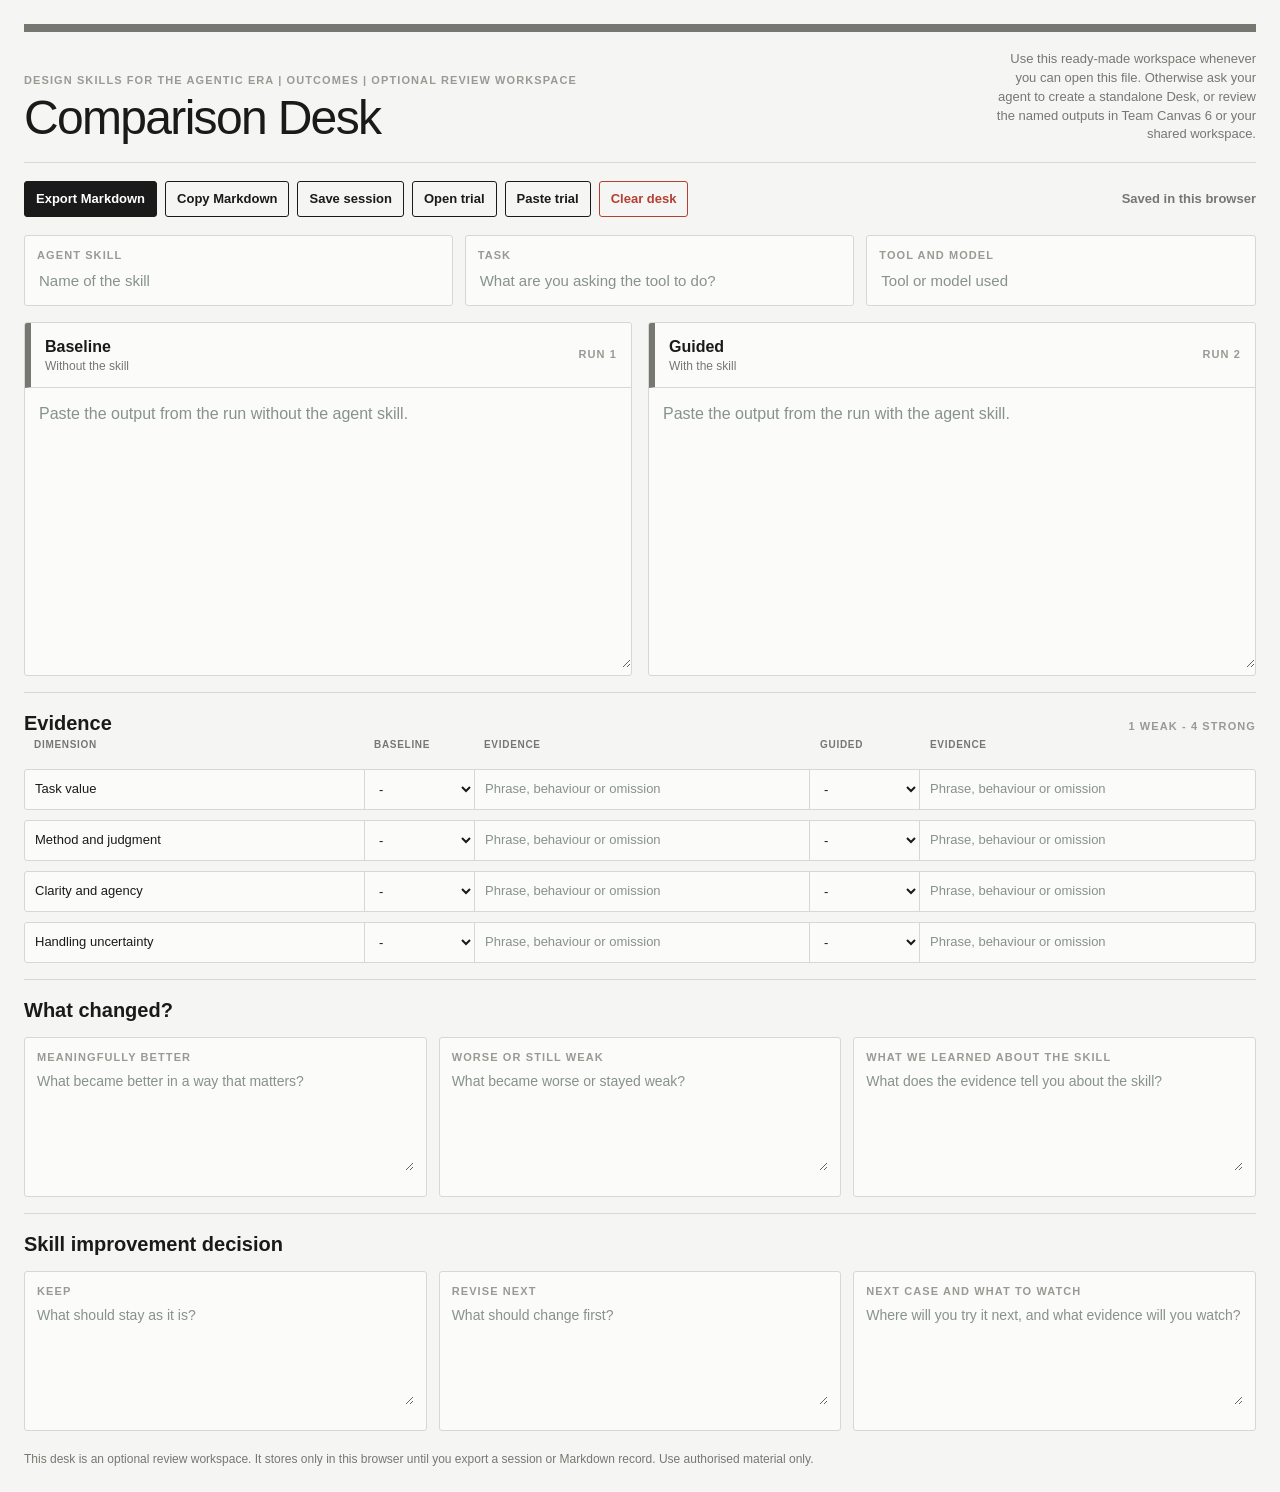
<file: workshop/05-outcomes/comparison-desk.html>
<!doctype html>
<html lang="en">
<head>
  <meta charset="utf-8">
  <meta name="viewport" content="width=device-width,initial-scale=1">
  <link rel="icon" href="data:,">
  <title>Comparison Desk | Design Skills for the Agentic Era</title>
  <style>
    :root { --ink: #1a1a1a; --muted: #777772; --line: #d8d8d2; --paper: #f5f5f3; --surface: #fbfbf9; --outcomes: #777772; --alert: #b43f33; }
    * { box-sizing: border-box; }
    body { margin: 0; min-width: 320px; color: var(--ink); background: var(--paper); font-family: Inter, Arial, sans-serif; line-height: 1.45; }
    button, input, textarea, select { font: inherit; }
    button { cursor: pointer; }
    .shell { max-width: 1500px; margin: 0 auto; padding: 24px; }
    .masthead { display: flex; align-items: end; justify-content: space-between; gap: 24px; border-top: 8px solid var(--outcomes); border-bottom: 1px solid var(--line); padding: 18px 0; }
    .eyebrow, .label { color: #9a9a94; font-size: 11px; font-weight: 600; letter-spacing: .1em; text-transform: uppercase; }
    h1 { margin: 3px 0 0; font-size: clamp(28px, 4vw, 48px); font-weight: 500; letter-spacing: -.035em; line-height: 1.08; }
    .status { max-width: 260px; color: var(--muted); font-size: 13px; text-align: right; }
    .bar { display: flex; flex-wrap: wrap; gap: 8px; align-items: center; justify-content: space-between; margin: 18px 0; }
    .toolset { display: flex; flex-wrap: wrap; gap: 8px; }
    .button { min-height: 36px; border: 1px solid var(--ink); border-radius: 3px; background: transparent; color: var(--ink); padding: 7px 11px; font-size: 13px; font-weight: 600; }
    .button:hover { background: var(--ink); color: var(--paper); }
    .button.primary { background: var(--ink); color: #fff; }
    .button.primary:hover { background: #333; }
    .button.danger { border-color: var(--alert); color: var(--alert); }
    .saved { color: var(--muted); font-size: 13px; font-weight: 600; }
    .setup { display: grid; grid-template-columns: 1.1fr 1fr 1fr; gap: 12px; margin-bottom: 16px; }
    .field, .output, .criterion { border: 1px solid var(--line); background: var(--surface); border-radius: 3px; }
    .field { padding: 12px; }
    .field label, .criterion label { display: block; }
    input, textarea, select { width: 100%; border: 0; border-radius: 0; background: transparent; color: var(--ink); outline: none; }
    input { margin-top: 5px; font-size: 15px; }
    textarea { resize: vertical; min-height: 280px; padding: 14px; }
    textarea::placeholder, input::placeholder { color: #87918d; }
    .outputs { display: grid; grid-template-columns: 1fr 1fr; gap: 16px; }
    .output { overflow: hidden; }
    .output-head { display: flex; justify-content: space-between; align-items: center; padding: 12px 14px; border-bottom: 1px solid var(--line); }
    .baseline .output-head, .guided .output-head { border-left: 6px solid var(--outcomes); }
    .output-name { font-weight: 750; }
    .output-note { color: var(--muted); font-size: 12px; }
    .evidence { margin-top: 16px; border-top: 1px solid var(--line); padding-top: 16px; }
    .evidence-head { display: flex; align-items: baseline; justify-content: space-between; gap: 12px; }
    h2 { margin: 0; font-size: 20px; font-weight: 650; }
    .criteria { display: grid; gap: 10px; margin-top: 12px; }
    .criterion { display: grid; grid-template-columns: minmax(340px, 1.1fr) 110px 1.2fr 110px 1.2fr; align-items: stretch; overflow: hidden; }
    .criterion > * { min-width: 0; border-right: 1px solid var(--line); padding: 10px; }
    .criterion > *:last-child { border-right: 0; }
    .criterion input { margin: 0; font-size: 13px; }
    .criterion select { background: var(--surface); font-size: 13px; }
    .head-row { display: grid; grid-template-columns: minmax(340px, 1.1fr) 110px 1.2fr 110px 1.2fr; color: var(--muted); font-size: 10px; font-weight: 700; letter-spacing: .07em; text-transform: uppercase; }
    .head-row span { padding: 0 10px 5px; }
    .review-section { margin-top: 16px; border-top: 1px solid var(--line); padding-top: 16px; }
    .decision { display: grid; grid-template-columns: repeat(3, 1fr); gap: 12px; margin-top: 12px; }
    .decision .field { min-height: 160px; }
    .decision textarea { min-height: 100px; margin-top: 6px; padding: 0; font-size: 14px; }
    .footnote { margin: 20px 0 0; color: var(--muted); font-size: 12px; }
    .file-input { display: none; }
    .paste-panel { display: none; margin: 0 0 16px; border: 1px solid var(--line); background: var(--surface); border-radius: 3px; padding: 12px; }
    .paste-panel.open { display: block; }
    .paste-panel textarea { min-height: 130px; margin-top: 6px; border: 1px solid var(--line); background: var(--paper); font-family: ui-monospace, SFMono-Regular, Menlo, monospace; font-size: 12px; }
    .paste-actions { display: flex; gap: 8px; margin-top: 10px; }
    @media (max-width: 850px) { .masthead, .bar { align-items: flex-start; flex-direction: column; } .status { max-width: none; text-align: left; } .setup, .outputs, .decision { grid-template-columns: 1fr; } .criterion, .head-row { grid-template-columns: 1fr 80px 1fr; } .criterion .baseline-evidence, .criterion .guided-evidence { grid-column: 1 / -1; border-top: 1px solid var(--line); } .head-row span:nth-child(3), .head-row span:nth-child(5) { display: none; } }
  </style>
</head>
<body>
  <main class="shell">
    <header class="masthead">
      <div>
        <div class="eyebrow">Design Skills for the Agentic Era | Outcomes | Optional review workspace</div>
        <h1>Comparison Desk</h1>
      </div>
      <div class="status">Use this ready-made workspace whenever you can open this file. Otherwise ask your agent to create a standalone Desk, or review the named outputs in Team Canvas 6 or your shared workspace.</div>
    </header>

    <div class="bar">
      <div class="toolset">
        <button class="button primary" type="button" id="export-markdown">Export Markdown</button>
        <button class="button" type="button" id="copy-markdown">Copy Markdown</button>
        <button class="button" type="button" id="export-json">Save session</button>
        <button class="button" type="button" id="import-json">Open trial</button>
        <button class="button" type="button" id="paste-trial">Paste trial</button>
        <input class="file-input" type="file" id="file-input" accept="application/json">
        <button class="button danger" type="button" id="clear">Clear desk</button>
      </div>
      <span class="saved" id="saved" aria-live="polite">Saved in this browser</span>
    </div>

    <section class="paste-panel" id="paste-panel" aria-label="Paste trial JSON">
      <label class="label" for="trial-json">Trial JSON from an AI tool</label>
      <textarea id="trial-json" placeholder="Paste comparison-desk-session.json here"></textarea>
      <div class="paste-actions"><button class="button primary" type="button" id="load-pasted-trial">Load trial</button><button class="button" type="button" id="cancel-paste">Cancel</button></div>
    </section>

    <section class="setup" aria-label="Comparison setup">
      <div class="field"><label class="label" for="skill-name">Agent skill</label><input id="skill-name" data-field="skillName" placeholder="Name of the skill"></div>
      <div class="field"><label class="label" for="task">Task</label><input id="task" data-field="task" placeholder="What are you asking the tool to do?"></div>
      <div class="field"><label class="label" for="tool">Tool and model</label><input id="tool" data-field="tool" placeholder="Tool or model used"></div>
    </section>

    <section class="outputs" aria-label="Outputs to compare">
      <article class="output baseline">
        <div class="output-head"><div><div class="output-name">Baseline</div><div class="output-note">Without the skill</div></div><span class="label">Run 1</span></div>
        <textarea data-field="baseline" aria-label="Baseline output" placeholder="Paste the output from the run without the agent skill."></textarea>
      </article>
      <article class="output guided">
        <div class="output-head"><div><div class="output-name">Guided</div><div class="output-note">With the skill</div></div><span class="label">Run 2</span></div>
        <textarea data-field="guided" aria-label="Guided output" placeholder="Paste the output from the run with the agent skill."></textarea>
      </article>
    </section>

    <section class="evidence" aria-label="Evidence comparison">
      <div class="evidence-head"><h2>Evidence</h2><span class="label">1 weak - 4 strong</span></div>
      <div class="head-row" aria-hidden="true"><span>Dimension</span><span>Baseline</span><span>Evidence</span><span>Guided</span><span>Evidence</span></div>
      <div class="criteria" id="criteria"></div>
    </section>

    <section class="review-section" aria-labelledby="changed-title">
      <h2 id="changed-title">What changed?</h2>
      <div class="decision">
        <div class="field"><label class="label" for="meaningfully-better">Meaningfully better</label><textarea id="meaningfully-better" data-field="meaningfullyBetter" placeholder="What became better in a way that matters?"></textarea></div>
        <div class="field"><label class="label" for="worse-or-weak">Worse or still weak</label><textarea id="worse-or-weak" data-field="worseOrWeak" placeholder="What became worse or stayed weak?"></textarea></div>
        <div class="field"><label class="label" for="learning">What we learned about the skill</label><textarea id="learning" data-field="learning" placeholder="What does the evidence tell you about the skill?"></textarea></div>
      </div>
    </section>

    <section class="review-section" aria-labelledby="decision-title">
      <h2 id="decision-title">Skill improvement decision</h2>
      <div class="decision">
        <div class="field"><label class="label" for="keep">Keep</label><textarea id="keep" data-field="keep" placeholder="What should stay as it is?"></textarea></div>
        <div class="field"><label class="label" for="revise-next">Revise next</label><textarea id="revise-next" data-field="reviseNext" placeholder="What should change first?"></textarea></div>
        <div class="field"><label class="label" for="next-case">Next case and what to watch</label><textarea id="next-case" data-field="nextCase" placeholder="Where will you try it next, and what evidence will you watch?"></textarea></div>
      </div>
    </section>

    <p class="footnote">This desk is an optional review workspace. It stores only in this browser until you export a session or Markdown record. Use authorised material only.</p>
  </main>

  <script>
    const storageKey = 'design-skills-comparison-desk-v1';
    const defaultCriteria = [
      'Task value',
      'Method and judgment',
      'Clarity and agency',
      'Handling uncertainty'
    ];
    const blankState = () => ({ skillName: '', task: '', tool: '', baseline: '', guided: '', meaningfullyBetter: '', worseOrWeak: '', learning: '', keep: '', reviseNext: '', nextCase: '', criteria: defaultCriteria.map(name => ({ name, baselineScore: '', baselineEvidence: '', guidedScore: '', guidedEvidence: '' })) });
    let state = loadState();

    function normalizeState(saved = {}) {
      return {
        ...blankState(),
        ...saved,
        meaningfullyBetter: saved.meaningfullyBetter || saved.improvement || '',
        worseOrWeak: saved.worseOrWeak || saved.regression || '',
        reviseNext: saved.reviseNext || saved.revision || ''
      };
    }
    function loadState() {
      try { return normalizeState(JSON.parse(localStorage.getItem(storageKey))); } catch { return blankState(); }
    }
    function saveState() {
      localStorage.setItem(storageKey, JSON.stringify(state));
      const saved = document.getElementById('saved');
      saved.textContent = 'Saved in this browser';
      window.clearTimeout(saveState.timer);
      saveState.timer = window.setTimeout(() => { saved.textContent = 'Ready to export'; }, 1400);
    }
    function escapeMarkdown(value) { return String(value || '').trim() || 'Not recorded'; }
    function scoreOptions(value) { return `<option value="">-</option>${[1, 2, 3, 4].map(score => `<option value="${score}" ${String(value) === String(score) ? 'selected' : ''}>${score}</option>`).join('')}`; }
    function render() {
      document.querySelectorAll('[data-field]').forEach(element => { element.value = state[element.dataset.field] || ''; });
      document.getElementById('criteria').innerHTML = state.criteria.map((criterion, index) => `
        <div class="criterion">
          <input aria-label="Evaluation dimension" data-criterion="${index}" data-key="name" value="${escapeHtml(criterion.name)}">
          <select aria-label="Baseline score for ${escapeHtml(criterion.name)}" data-criterion="${index}" data-key="baselineScore">${scoreOptions(criterion.baselineScore)}</select>
          <input class="baseline-evidence" aria-label="Baseline evidence for ${escapeHtml(criterion.name)}" data-criterion="${index}" data-key="baselineEvidence" value="${escapeHtml(criterion.baselineEvidence)}" placeholder="Phrase, behaviour or omission">
          <select aria-label="Guided score for ${escapeHtml(criterion.name)}" data-criterion="${index}" data-key="guidedScore">${scoreOptions(criterion.guidedScore)}</select>
          <input class="guided-evidence" aria-label="Guided evidence for ${escapeHtml(criterion.name)}" data-criterion="${index}" data-key="guidedEvidence" value="${escapeHtml(criterion.guidedEvidence)}" placeholder="Phrase, behaviour or omission">
        </div>`).join('');
    }
    function escapeHtml(value) { return String(value || '').replace(/[&<>'"]/g, character => ({ '&': '&amp;', '<': '&lt;', '>': '&gt;', "'": '&#39;', '"': '&quot;' })[character]); }
    function loadTrial(text) {
      state = normalizeState(JSON.parse(text));
      render();
      saveState();
    }
    function download(name, content, type) {
      const link = document.createElement('a');
      const objectUrl = URL.createObjectURL(new Blob([content], { type }));
      link.href = objectUrl;
      link.download = name;
      document.body.append(link);
      link.click();
      link.remove();
      window.setTimeout(() => URL.revokeObjectURL(objectUrl), 1000);
    }
    async function copyMarkdown() {
      try {
        await navigator.clipboard.writeText(markdown());
      } catch {
        const copyArea = document.createElement('textarea');
        copyArea.value = markdown();
        document.body.append(copyArea);
        copyArea.select();
        document.execCommand('copy');
        copyArea.remove();
      }
      document.getElementById('saved').textContent = 'Markdown copied';
    }
    function markdown() {
      const rows = state.criteria.map(item => `| ${escapeMarkdown(item.name)} | ${escapeMarkdown(item.baselineScore)} - ${escapeMarkdown(item.baselineEvidence)} | ${escapeMarkdown(item.guidedScore)} - ${escapeMarkdown(item.guidedEvidence)} |`).join('\n');
      return `# Skill Comparison\n\n## Setup\n\n- Agent skill: ${escapeMarkdown(state.skillName)}\n- Task: ${escapeMarkdown(state.task)}\n- Tool and model: ${escapeMarkdown(state.tool)}\n\n## Baseline\n\n${escapeMarkdown(state.baseline)}\n\n## Guided\n\n${escapeMarkdown(state.guided)}\n\n## Evidence\n\n| Dimension | Baseline: score and evidence | Guided: score and evidence |\n| --- | --- | --- |\n${rows}\n\n## What changed?\n\n- Meaningfully better: ${escapeMarkdown(state.meaningfullyBetter)}\n- Worse or still weak: ${escapeMarkdown(state.worseOrWeak)}\n- What we learned about the skill: ${escapeMarkdown(state.learning)}\n\n## Skill improvement decision\n\n- Keep: ${escapeMarkdown(state.keep)}\n- Revise next: ${escapeMarkdown(state.reviseNext)}\n- Next case and what to watch: ${escapeMarkdown(state.nextCase)}\n`;
    }
    document.addEventListener('input', event => {
      const element = event.target;
      if (element.dataset.field) state[element.dataset.field] = element.value;
      if (element.dataset.criterion !== undefined) state.criteria[Number(element.dataset.criterion)][element.dataset.key] = element.value;
      saveState();
    });
    document.getElementById('export-markdown').addEventListener('click', () => download('skill-comparison.md', markdown(), 'text/markdown'));
    document.getElementById('copy-markdown').addEventListener('click', copyMarkdown);
    document.getElementById('export-json').addEventListener('click', () => download('comparison-desk-session.json', JSON.stringify(state, null, 2), 'application/json'));
    document.getElementById('import-json').addEventListener('click', () => document.getElementById('file-input').click());
    document.getElementById('paste-trial').addEventListener('click', () => document.getElementById('paste-panel').classList.toggle('open'));
    document.getElementById('cancel-paste').addEventListener('click', () => document.getElementById('paste-panel').classList.remove('open'));
    document.getElementById('load-pasted-trial').addEventListener('click', () => {
      try { loadTrial(document.getElementById('trial-json').value); document.getElementById('paste-panel').classList.remove('open'); document.getElementById('trial-json').value = ''; }
      catch { document.getElementById('saved').textContent = 'Could not open that trial'; }
    });
    document.getElementById('file-input').addEventListener('change', event => {
      const file = event.target.files[0];
      if (!file) return;
      const reader = new FileReader();
      reader.onload = () => { try { loadTrial(reader.result); } catch { document.getElementById('saved').textContent = 'Could not open that trial'; } };
      reader.readAsText(file);
      event.target.value = '';
    });
    document.getElementById('clear').addEventListener('click', () => { if (window.confirm('Clear this comparison desk?')) { state = blankState(); render(); saveState(); } });
    render();
  </script>
</body>
</html>
</file>
<file: site/styles.css>
@import url('https://fonts.googleapis.com/css2?family=Inter:wght@300;400;500;600&display=swap');

:root {
  --ink: #1a1a1a;
  --paper: #f5f5f3;
  --white: #fbfbf9;
  --muted: #6f6f6a;
  --line: #d3d3cd;
  --orient: #d77b67;
  --coordinate: #c99a20;
  --specify: #7693bd;
  --encode: #4f9a90;
  --evaluate: #777772;
}

* { box-sizing: border-box; }
html { scroll-behavior: smooth; }
body { margin: 0; background: var(--paper); color: var(--ink); font: 400 16px/1.5 Inter, Arial, sans-serif; }
button { font: inherit; }
button, a { -webkit-tap-highlight-color: transparent; }
button:focus-visible, a:focus-visible { outline: 2px solid var(--ink); outline-offset: 3px; }
a { color: inherit; text-underline-offset: 3px; }
.shell { width: min(1180px, calc(100% - 48px)); margin-inline: auto; }
.eyebrow { margin: 0 0 12px; color: var(--muted); font-size: 11px; font-weight: 600; text-transform: uppercase; }

.masthead { position: sticky; top: 0; z-index: 20; display: flex; min-height: 64px; padding: 0 max(24px, calc((100vw - 1180px) / 2)); align-items: center; justify-content: space-between; gap: 24px; border-bottom: 1px solid var(--line); background: rgba(245, 245, 243, .96); backdrop-filter: blur(12px); }
.brand { display: flex; align-items: baseline; text-decoration: none; }
.brand strong { font-size: 13px; font-weight: 600; }
.masthead nav { display: flex; align-items: center; gap: 18px; font-size: 12px; }
.masthead nav a { color: var(--muted); text-decoration: none; }
.masthead nav .state-link { --state: var(--orient); margin-inline: -7px; padding: 23px 7px 20px; border-bottom: 3px solid var(--state); }
.masthead nav .state-link.coordinate { --state: var(--coordinate); }
.masthead nav .state-link.specify { --state: var(--specify); }
.masthead nav .state-link.encode { --state: var(--encode); }
.masthead nav .state-link.evaluate { --state: var(--evaluate); }
.masthead nav .state-link:hover, .masthead nav .state-link:focus-visible { color: var(--ink); }
.masthead nav .state-link[aria-current="step"] { color: var(--ink); background: color-mix(in srgb, var(--state) 10%, transparent); }
.masthead nav .github-link { display: inline-flex; min-height: 34px; padding: 7px 10px; align-items: center; gap: 7px; border: 1px solid var(--line); color: var(--ink); font-weight: 600; }
.masthead nav .github-link:hover, .masthead nav .github-link:focus-visible { border-color: var(--ink); background: var(--white); }
.github-link svg { width: 15px; height: 15px; flex: 0 0 auto; }

.hero { padding-block: 92px 72px; }
.hero-main { display: grid; grid-template-columns: minmax(0, 1.45fr) minmax(280px, .55fr); gap: 70px; align-items: end; }
.hero h1 { max-width: 920px; margin: 0; font-size: 82px; font-weight: 500; line-height: .98; }
.hero h1 span { display: block; color: #999994; font-size: inherit; font-weight: 300; white-space: nowrap; }
.author { margin: 22px 0 0; color: var(--muted); font-size: 12px; }
.author a { font-weight: 500; }
.hero-intro { padding-bottom: 5px; }
.hero-intro p { max-width: 450px; margin: 0 0 28px; color: var(--muted); font-size: 18px; line-height: 1.55; }
.primary-link { display: inline-block; padding: 9px 0; border-bottom: 1px solid var(--ink); font-size: 13px; font-weight: 600; text-decoration: none; }
.framework { display: grid; grid-template-columns: repeat(5, 1fr); margin: 72px 0 0; padding: 0; border-block: 1px solid var(--line); list-style: none; }
.framework li { --state: var(--orient); position: relative; min-height: 128px; padding: 22px 22px 20px 0; }
.framework li + li { padding-left: 22px; border-left: 1px solid var(--line); }
.framework li.coordinate { --state: var(--coordinate); }
.framework li.specify { --state: var(--specify); }
.framework li.encode { --state: var(--encode); }
.framework li.evaluate { --state: var(--evaluate); }
.framework strong { display: block; margin-bottom: 11px; color: var(--state); font-size: 18px; font-weight: 600; }
.framework span { display: block; max-width: 185px; color: #4f4f4b; font-size: 12px; line-height: 1.45; }

.tool-onramp { background: var(--ink); color: var(--paper); }
.onramp-buffer { height: 72px; background: var(--paper); }
.onramp-grid { display: grid; grid-template-columns: 1.05fr 1fr auto; min-height: 170px; gap: 48px; align-items: center; }
.onramp-grid h2 { margin: 0; font-size: 27px; font-weight: 500; }
.onramp-grid > p { max-width: 460px; margin: 0; color: #c1c1bb; font-size: 14px; }
.onramp-grid .eyebrow { color: #aaa9a4; }
.onramp-actions { display: grid; min-width: 210px; gap: 10px; }

.button { display: inline-flex; min-height: 42px; padding: 10px 14px; align-items: center; justify-content: center; border: 1px solid var(--ink); border-radius: 0; background: var(--white); color: var(--ink); font-size: 12px; font-weight: 600; text-align: center; text-decoration: none; cursor: pointer; transition: background .16s, color .16s, border-color .16s, transform .16s; }
.button:hover, .button:focus-visible { background: var(--ink); color: var(--paper); transform: translateY(-1px); }
.button-ai { border-color: var(--stage); background: var(--stage); color: var(--white); }
.button-ai:hover, .button-ai:focus-visible { border-color: var(--ink); background: var(--ink); color: var(--paper); }
.button-inverse { border-color: var(--paper); background: var(--paper); color: var(--ink); }
.button-inverse:hover, .button-inverse:focus-visible { border-color: #d4d4cf; background: #d4d4cf; color: var(--ink); }
.text-link { display: inline-flex; min-height: 34px; padding: 7px 0 6px; align-items: center; border: 0; border-bottom: 1px solid currentColor; background: transparent; color: inherit; font-size: 12px; text-align: left; cursor: pointer; transition: color .16s, transform .16s; }
.text-link:hover, .text-link:focus-visible { color: var(--ink); transform: translateY(-1px); }
.onramp-actions .text-link { color: #c1c1bb; justify-content: center; text-align: center; }
.onramp-actions .text-link:hover, .onramp-actions .text-link:focus-visible { color: var(--paper); }

.stage { --stage: var(--orient); scroll-margin-top: 63px; padding-block: 92px; border-top: 8px solid var(--stage); }
.stage-orient { background: #f6eae6; }
.stage-coordinate { --stage: var(--coordinate); background: #f3eddc; }
.stage-specify { --stage: var(--specify); background: #eaf0f6; }
.stage-encode { --stage: var(--encode); background: #e6f0ee; }
.stage-evaluate { --stage: var(--evaluate); background: #e8e8e4; }
.stage-grid { display: grid; grid-template-columns: .72fr 1.28fr; gap: 84px; }
.stage-heading { position: sticky; top: 105px; align-self: start; }
.stage-number { display: flex; margin: 0 0 30px; align-items: center; gap: 10px; color: var(--muted); font-size: 11px; font-weight: 600; text-transform: uppercase; }
.stage-number strong { color: var(--stage); font-weight: 600; }
.stage-number em { margin-left: auto; padding: 5px 8px; border: 1px solid currentColor; font-size: 9px; font-style: normal; }
.stage-heading h2, .lab-heading h2 { margin: 0 0 20px; font-size: 46px; font-weight: 500; line-height: 1.08; }
.stage-heading > p:last-child { max-width: 430px; margin: 0; color: var(--muted); font-size: 16px; }
.stage-body > h3 { margin: 0 0 22px; font-size: 20px; font-weight: 500; }
.decision-list { margin: 0; padding: 0; list-style: none; border-top: 1px solid rgba(26, 26, 26, .18); background: rgba(251, 251, 249, .75); }
.decision-list li { display: grid; grid-template-columns: 130px 1fr; gap: 24px; padding: 18px 20px; border-bottom: 1px solid rgba(26, 26, 26, .18); font-size: 14px; }
.decision-list span { color: var(--stage); font-size: 11px; font-weight: 600; text-transform: uppercase; }
.stage-actions { display: flex; margin: 26px 0; align-items: center; flex-wrap: wrap; gap: 12px 18px; }
.stage-output { display: grid; grid-template-columns: 150px 1fr; gap: 24px; padding: 22px 24px; align-items: center; background: var(--ink); color: var(--paper); }
.stage-output span { color: #aaa9a4; font-size: 10px; font-weight: 600; text-transform: uppercase; }
.stage-output strong { font-size: 15px; font-weight: 500; }

.agency-grid { display: grid; grid-template-columns: repeat(3, 1fr); border-top: 1px solid rgba(26, 26, 26, .25); border-left: 1px solid rgba(26, 26, 26, .25); }
.agency-grid article { min-height: 190px; padding: 22px; border-right: 1px solid rgba(26, 26, 26, .25); border-bottom: 1px solid rgba(26, 26, 26, .25); background: rgba(251, 251, 249, .78); }
.agency-grid span, .agreement-grid span { display: block; margin-bottom: 36px; color: var(--stage); font-size: 11px; font-weight: 600; text-transform: uppercase; }
.agency-grid p { margin: 0; color: #4c4c48; font-size: 13px; }
.agreement-grid { display: grid; grid-template-columns: repeat(2, 1fr); border-top: 1px solid rgba(26, 26, 26, .25); border-left: 1px solid rgba(26, 26, 26, .25); }
.agreement-grid article { min-height: 160px; padding: 22px; border-right: 1px solid rgba(26, 26, 26, .25); border-bottom: 1px solid rgba(26, 26, 26, .25); background: rgba(251, 251, 249, .78); }
.agreement-grid span { margin-bottom: 24px; }
.agreement-grid strong { display: block; font-size: 14px; font-weight: 500; }

.lab-stage { padding-block: 100px; }
.lab-heading { display: grid; grid-template-columns: 1.1fr .9fr; gap: 85px; align-items: end; margin-bottom: 50px; }
.lab-heading h2 { max-width: 690px; margin-bottom: 0; font-size: 54px; }
.lab-heading > p { max-width: 510px; margin: 0; color: #474743; font-size: 16px; }
.lab-steps, .outcome-steps { display: grid; grid-template-columns: repeat(3, 1fr); border-top: 1px solid var(--line); border-left: 1px solid var(--line); }
.lab-step, .outcome-steps article { display: flex; min-height: 290px; padding: 26px; flex-direction: column; border-right: 1px solid var(--line); border-bottom: 1px solid var(--line); background: rgba(251, 251, 249, .82); }
.step-number { display: block; margin-bottom: 52px; color: var(--stage); font-size: 10px; font-weight: 600; }
.lab-step h3, .outcome-steps h3 { margin: 0 0 12px; font-size: 19px; font-weight: 500; }
.lab-step p, .outcome-steps p { margin: 0 0 24px; color: #4f4f4a; font-size: 13px; }
.lab-step .button, .outcome-steps .button { margin-top: auto; align-self: flex-start; }
.lab-actions { margin-block: 26px; }
.lab-output { display: grid; grid-template-columns: 150px 1fr minmax(240px, .7fr); gap: 26px; padding: 25px 27px; align-items: center; background: var(--ink); color: var(--paper); }
.lab-output span { color: #aaa9a4; font-size: 10px; font-weight: 600; text-transform: uppercase; }
.lab-output strong { font-size: 16px; font-weight: 500; }
.lab-output small { color: #bfbfb8; font-size: 11px; }

.comparison-pair { display: grid; grid-template-columns: 1fr 64px 1fr; margin-bottom: 42px; align-items: stretch; }
.comparison-pair article { min-height: 210px; padding: 28px; border: 1px solid var(--ink); background: var(--white); }
.comparison-pair > div { display: flex; align-items: center; justify-content: center; color: var(--muted); font-size: 10px; font-weight: 600; text-transform: uppercase; }
.comparison-pair span { display: block; margin-bottom: 38px; color: var(--stage); font-size: 10px; font-weight: 600; text-transform: uppercase; }
.comparison-pair strong { display: block; margin-bottom: 10px; font-size: 18px; font-weight: 500; }
.comparison-pair p { margin: 0; color: #4f4f4a; font-size: 12px; }
.outcome-steps article { min-height: 350px; }
.desk-callout { display: grid; grid-template-columns: 1fr auto; gap: 50px; margin: 0 0 32px; padding: 30px; align-items: center; border: 1px solid var(--ink); background: var(--white); }
.desk-callout h3 { margin: 0 0 8px; font-size: 21px; font-weight: 500; }
.desk-callout p:last-child { max-width: 750px; margin: 0; color: var(--muted); font-size: 13px; }

.after-workshop { padding-block: 76px; background: var(--ink); color: var(--paper); }
.after-grid { display: grid; grid-template-columns: 1fr 1fr; gap: 80px; }
.after-grid h2 { margin: 0 0 15px; font-size: 38px; font-weight: 500; line-height: 1.12; }
.after-grid p:not(.eyebrow) { max-width: 520px; margin: 0; color: #c2c2bd; }
.after-grid .eyebrow { color: #aaa9a4; }
.after-links { display: grid; align-content: start; }
.after-links button, .after-links a { padding: 15px 0; border: 0; border-bottom: 1px solid #555550; background: none; color: var(--paper); font-size: 13px; text-align: left; text-decoration: none; cursor: pointer; }
.after-links button:hover, .after-links a:hover, .after-links button:focus-visible, .after-links a:focus-visible { color: #cde4e1; }
.footer { display: grid; grid-template-columns: 1fr 1.5fr auto; gap: 30px; padding-block: 26px 38px; color: var(--muted); font-size: 10px; }

.resource-dialog { width: min(900px, calc(100% - 32px)); max-height: min(860px, calc(100vh - 32px)); padding: 0; border: 1px solid var(--ink); background: var(--white); color: var(--ink); }
.resource-dialog::backdrop { background: rgba(26, 26, 26, .66); }
.dialog-head { position: sticky; top: 0; z-index: 1; display: grid; grid-template-columns: minmax(0, 1fr) auto; padding: 22px 42px; align-items: start; gap: 8px 24px; border-bottom: 1px solid var(--line); background: var(--white); }
.dialog-title { grid-column: 1; min-width: 0; }
.dialog-head h2 { margin: 0; font-size: 27px; font-weight: 500; }
.dialog-back, .dialog-close { padding: 6px 0; border: 0; background: none; color: var(--muted); font-size: 12px; cursor: pointer; }
.dialog-back { grid-column: 1; grid-row: 1; justify-self: start; text-align: left; }
.dialog-back:not([hidden]) + .dialog-title { grid-row: 2; }
.dialog-close { grid-column: 2; grid-row: 1 / span 2; text-align: right; }
.dialog-back:hover, .dialog-close:hover, .dialog-back:focus-visible, .dialog-close:focus-visible { color: var(--ink); }
.dialog-content { padding: 42px; }
.dialog-content > h1 { display: none; }
.dialog-content h1 { font-size: 36px; }
.dialog-content h2 { margin: 34px 0 13px; font-size: 22px; font-weight: 500; }
.dialog-content h3 { margin: 26px 0 10px; font-size: 16px; }
.dialog-content p, .dialog-content li { max-width: none; font-size: 14px; }
.dialog-content li { margin-bottom: 7px; }
.dialog-content code { padding: 2px 4px; background: #ecece8; font: 12px/1.4 ui-monospace, monospace; }
.dialog-content pre { margin: 0; overflow: auto; padding: 48px 18px 18px; background: var(--ink); color: var(--paper); white-space: pre-wrap; }
.dialog-content pre code { padding: 0; background: none; color: inherit; }
.code-block { position: relative; margin: 18px 0; }
.copy-code { position: absolute; z-index: 1; top: 10px; right: 10px; padding: 6px 9px; border: 1px solid #777770; background: #2c2c2a; color: var(--paper); font-size: 10px; cursor: pointer; }
.copy-code:hover, .copy-code:focus-visible { border-color: var(--paper); background: #3a3a37; }
.guide-actions { --stage: var(--orient); display: flex; margin: 22px 0 30px; flex-wrap: wrap; gap: 10px; }
.guide-actions.coordinate { --stage: var(--coordinate); }
.guide-actions.specify { --stage: var(--specify); }
.guide-actions.encode { --stage: var(--encode); }
.guide-actions.evaluate { --stage: var(--evaluate); }
.dialog-content table { width: 100%; border-collapse: collapse; font-size: 12px; }
.dialog-content th, .dialog-content td { padding: 9px; border: 1px solid var(--line); text-align: left; vertical-align: top; }
.dialog-content th { background: #ecece8; font-weight: 600; }
.prompt-intro { max-width: 680px; margin: 0 0 24px; color: var(--muted); font-size: 14px; }
.dialog-foot { display: flex; padding: 16px 26px; align-items: center; justify-content: space-between; gap: 20px; border-top: 1px solid var(--line); }
.copy-resource { padding: 8px 11px; border: 1px solid var(--ink); background: var(--ink); color: var(--paper); font-size: 11px; cursor: pointer; }
.dialog-foot a { color: var(--muted); font-size: 10px; }
.toast { position: fixed; z-index: 30; right: 22px; bottom: 22px; max-width: 380px; padding: 12px 15px; border: 1px solid var(--paper); background: var(--ink); color: var(--paper); font-size: 12px; opacity: 0; pointer-events: none; transform: translateY(8px); transition: opacity .18s, transform .18s; }
.toast.show { opacity: 1; transform: none; }

@media (max-width: 950px) {
  .masthead { gap: 16px; }
  .masthead nav { gap: 13px; }
  .hero-main { grid-template-columns: 1fr; gap: 38px; }
  .hero h1 { font-size: 64px; }
  .framework { margin-top: 54px; }
  .framework li { min-height: 122px; padding-right: 14px; }
  .framework li + li { padding-left: 14px; }
  .onramp-grid { grid-template-columns: 1fr 1fr; padding-block: 32px; }
  .onramp-actions { grid-column: 1 / -1; grid-template-columns: 1fr 1fr; }
  .stage-grid, .lab-heading { grid-template-columns: 1fr; gap: 38px; }
  .stage-heading { position: static; }
  .lab-steps, .outcome-steps { grid-template-columns: 1fr; }
  .lab-step, .outcome-steps article { min-height: auto; }
  .step-number { margin-bottom: 28px; }
  .lab-output { grid-template-columns: 120px 1fr; }
  .lab-output small { grid-column: 2; }
}

@media (max-width: 700px) {
  .shell { width: min(100% - 28px, 1180px); }
  .masthead { min-height: 54px; padding-inline: 12px; }
  .brand { display: none; }
  .masthead nav { width: 100%; gap: 11px; justify-content: space-between; }
  .masthead nav .state-link { margin-inline: -4px; padding: 18px 4px 15px; font-size: 10px; }
  .masthead nav .github-link { min-height: 30px; padding: 6px; }
  .github-link span { display: none; }
  .hero { padding-block: 56px 44px; }
  .hero h1 { font-size: 40px; line-height: 1.02; }
  .hero h1 span { margin-top: 4px; white-space: normal; }
  .hero-intro p { font-size: 16px; }
  .framework { grid-template-columns: 1fr; margin-top: 42px; border-bottom: 0; }
  .framework li, .framework li + li { display: grid; grid-template-columns: 105px 1fr auto; min-height: 68px; padding: 13px 0; align-items: start; gap: 14px; border-left: 0; border-bottom: 1px solid var(--line); }
  .framework strong { margin: 0; font-size: 15px; }
  .framework span { max-width: none; font-size: 10px; }
  .onramp-buffer { height: 44px; }
  .onramp-grid { grid-template-columns: 1fr; gap: 22px; }
  .onramp-actions { grid-column: auto; grid-template-columns: 1fr; }
  .stage, .lab-stage { padding-block: 66px; }
  .stage-heading h2, .lab-heading h2 { font-size: 36px; }
  .decision-list li, .stage-output { grid-template-columns: 1fr; gap: 7px; }
  .agency-grid, .agreement-grid { grid-template-columns: 1fr; }
  .agency-grid article, .agreement-grid article { min-height: auto; }
  .agency-grid span, .agreement-grid span { margin-bottom: 16px; }
  .stage-actions { align-items: stretch; flex-direction: column; }
  .stage-actions .button, .stage-actions .text-link { width: 100%; justify-content: center; }
  .lab-output { grid-template-columns: 1fr; }
  .lab-output small { grid-column: auto; }
  .comparison-pair { grid-template-columns: 1fr; }
  .comparison-pair > div { min-height: 42px; }
  .desk-callout { grid-template-columns: 1fr; gap: 24px; }
  .after-grid, .footer { grid-template-columns: 1fr; gap: 30px; }
  .dialog-head { grid-template-columns: minmax(0, 1fr) auto; padding: 18px 20px; }
  .dialog-head h2 { font-size: 22px; }
  .dialog-content { padding: 26px 20px; }
  .dialog-foot { align-items: start; flex-direction: column; }
}
</file>
